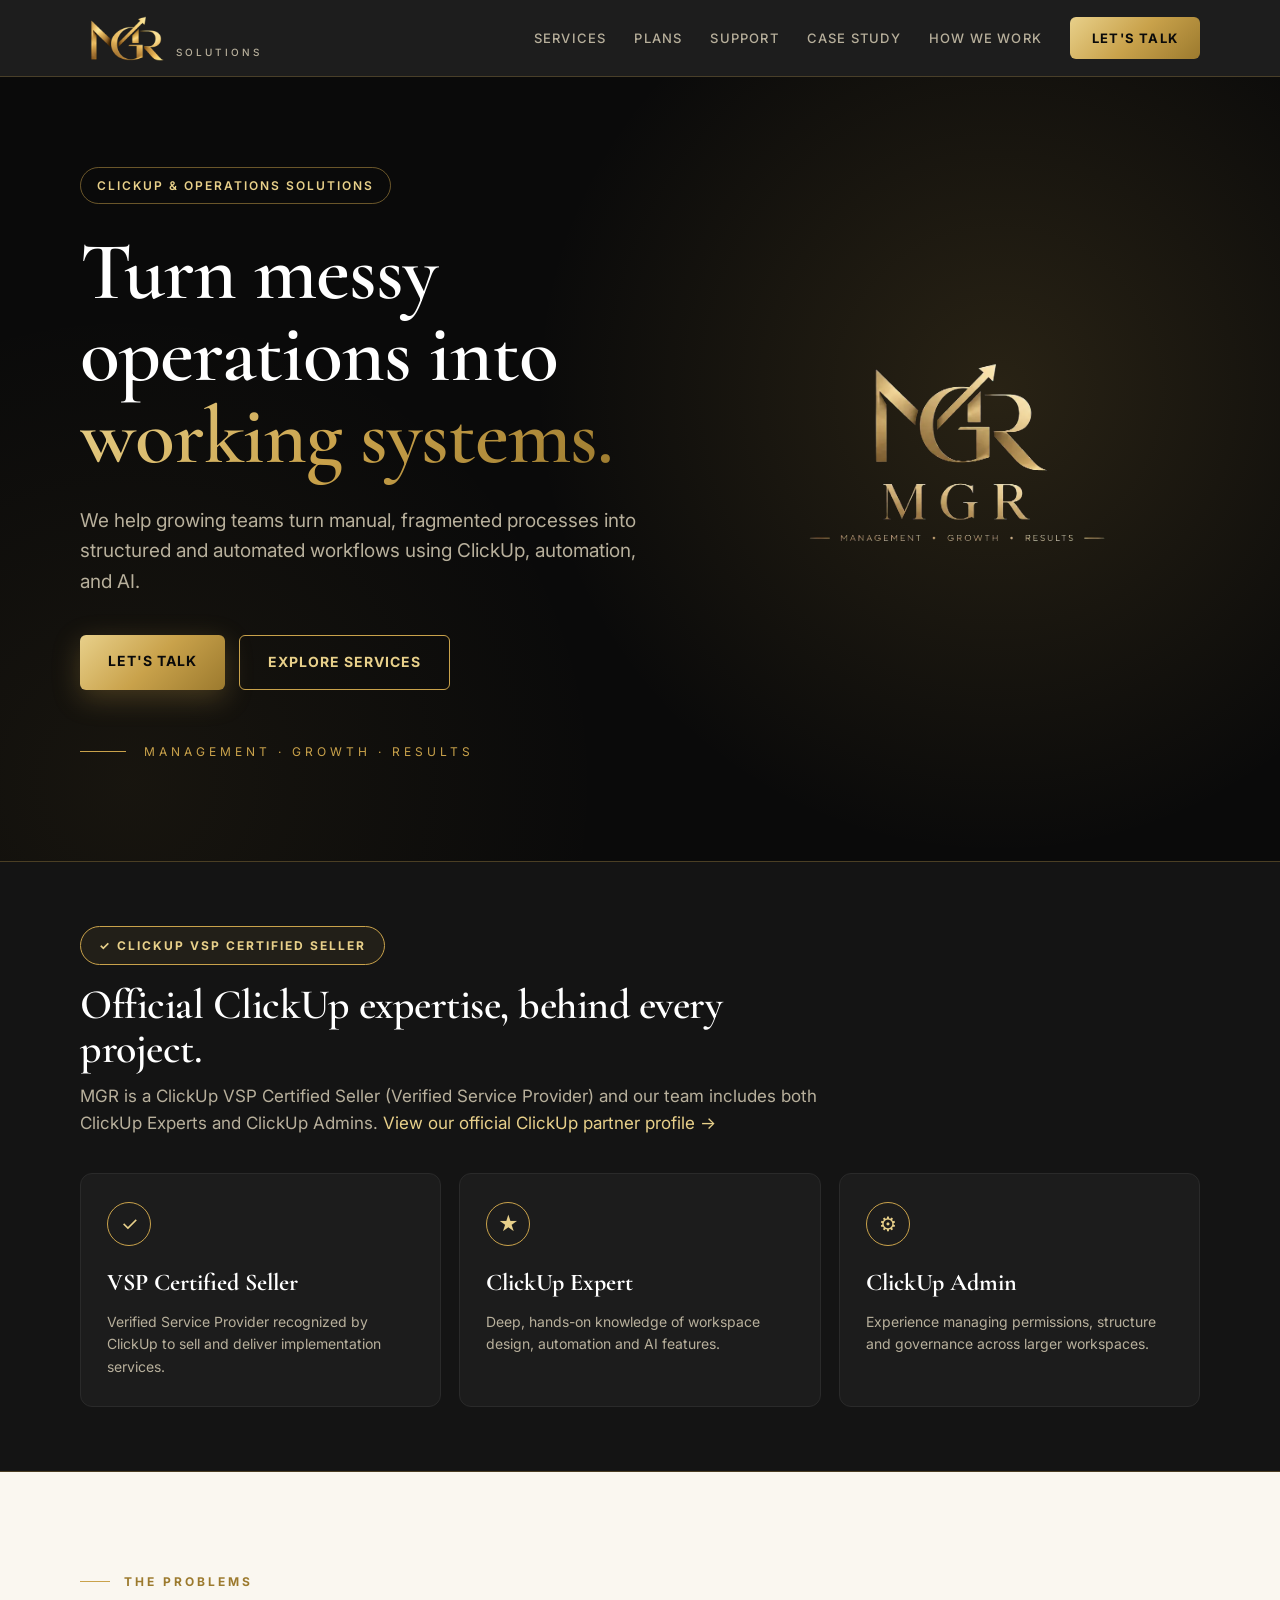
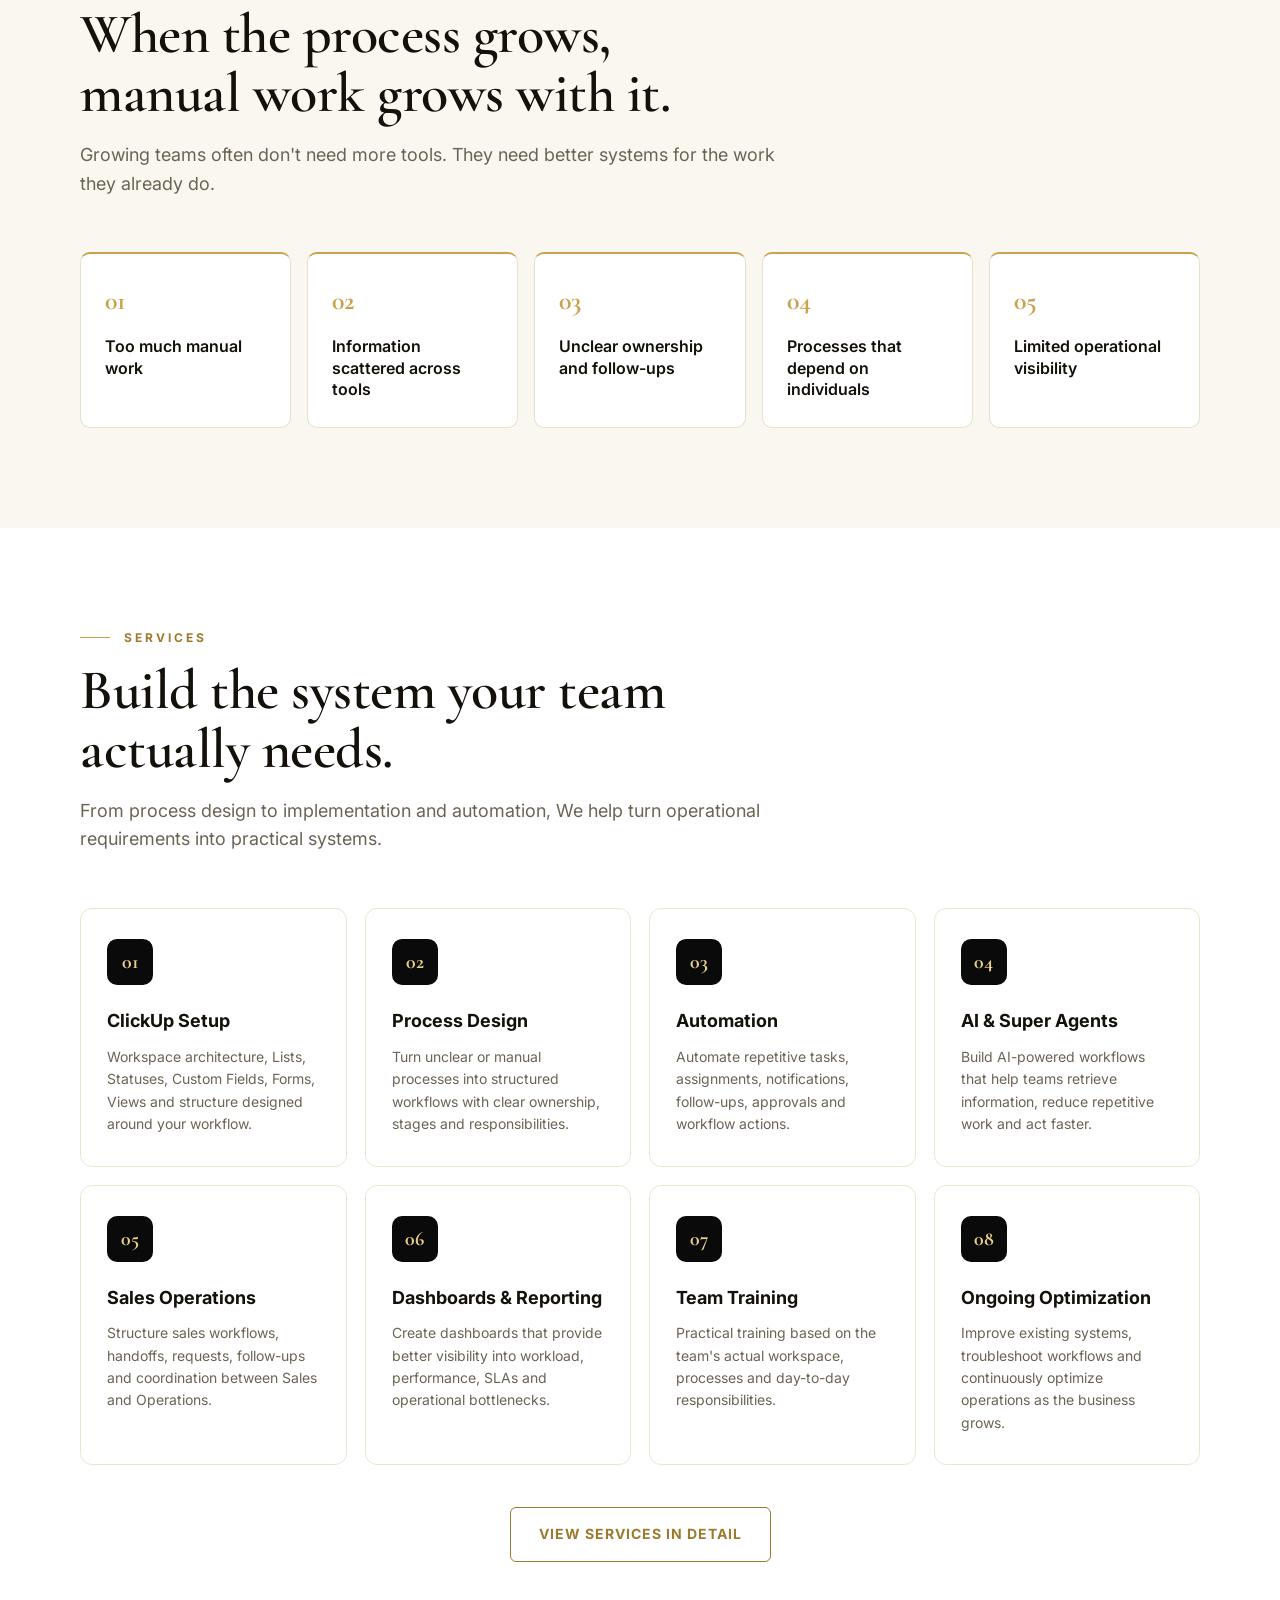
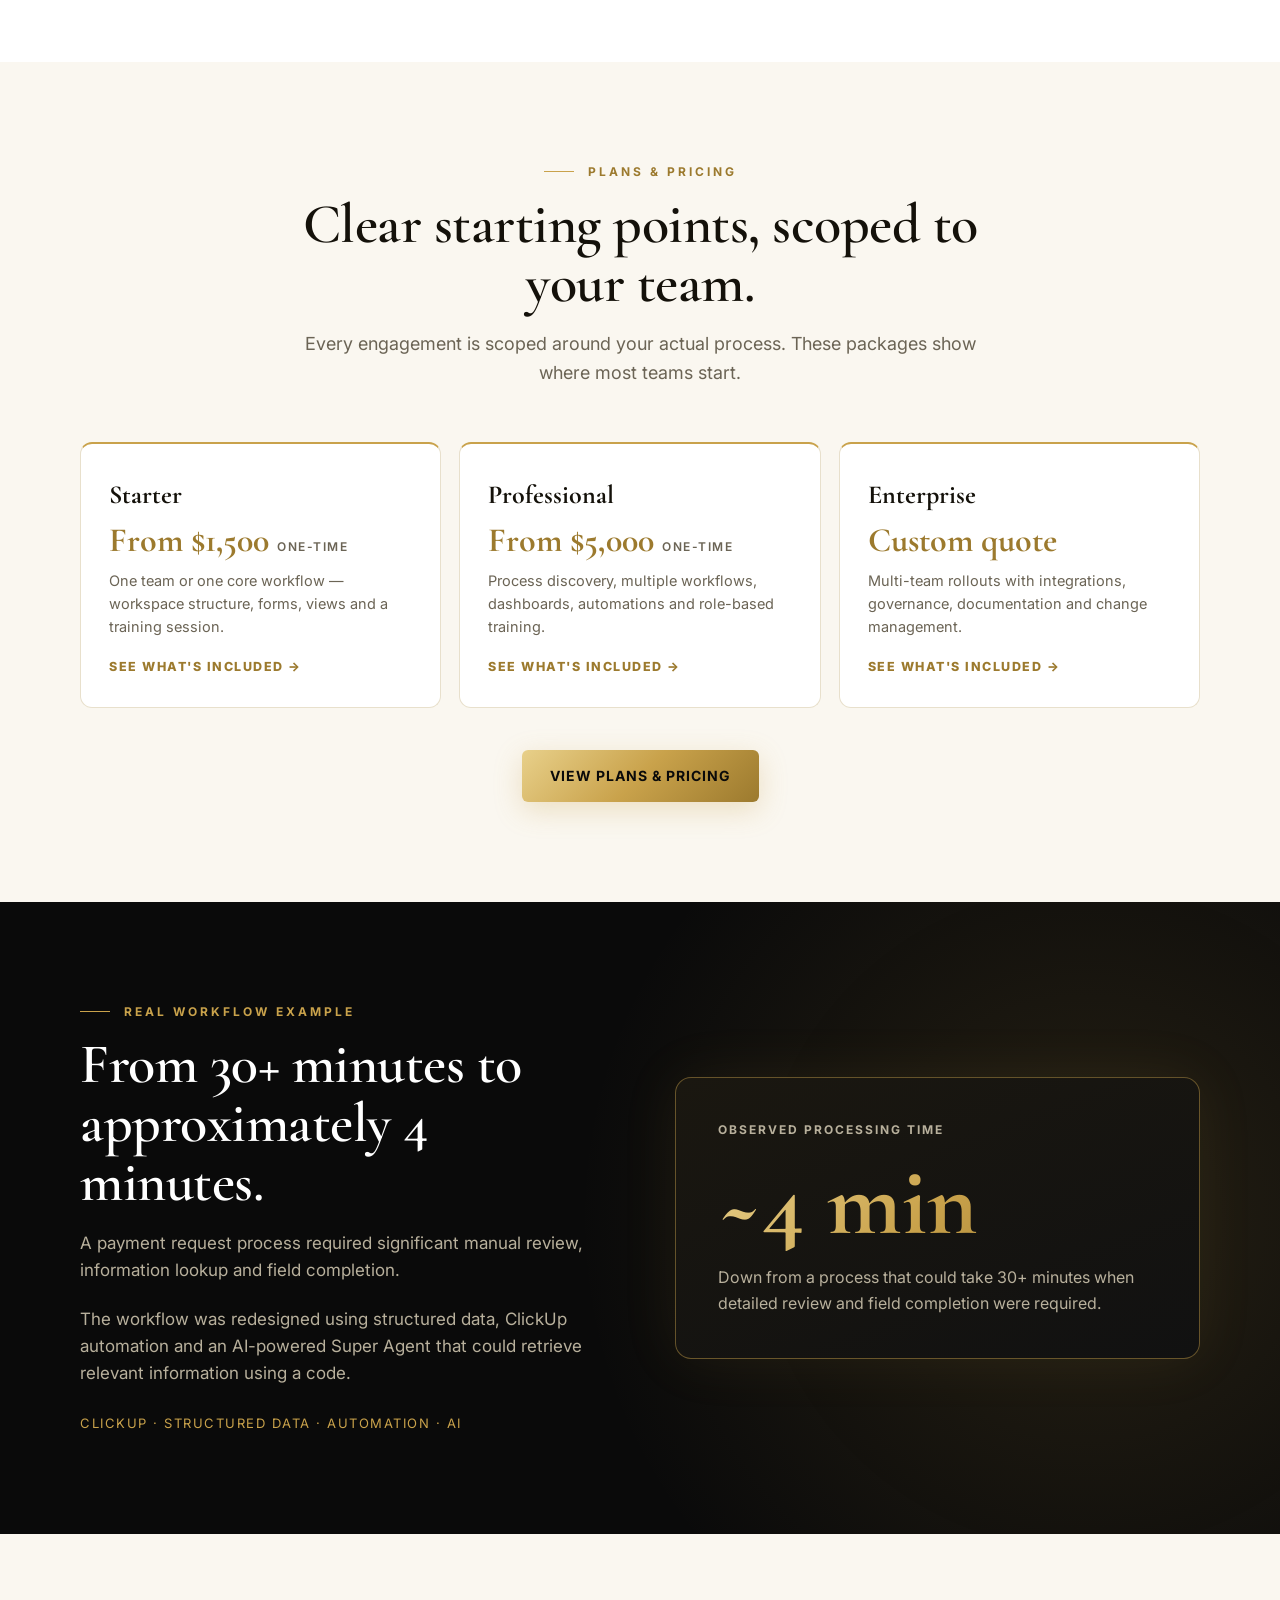
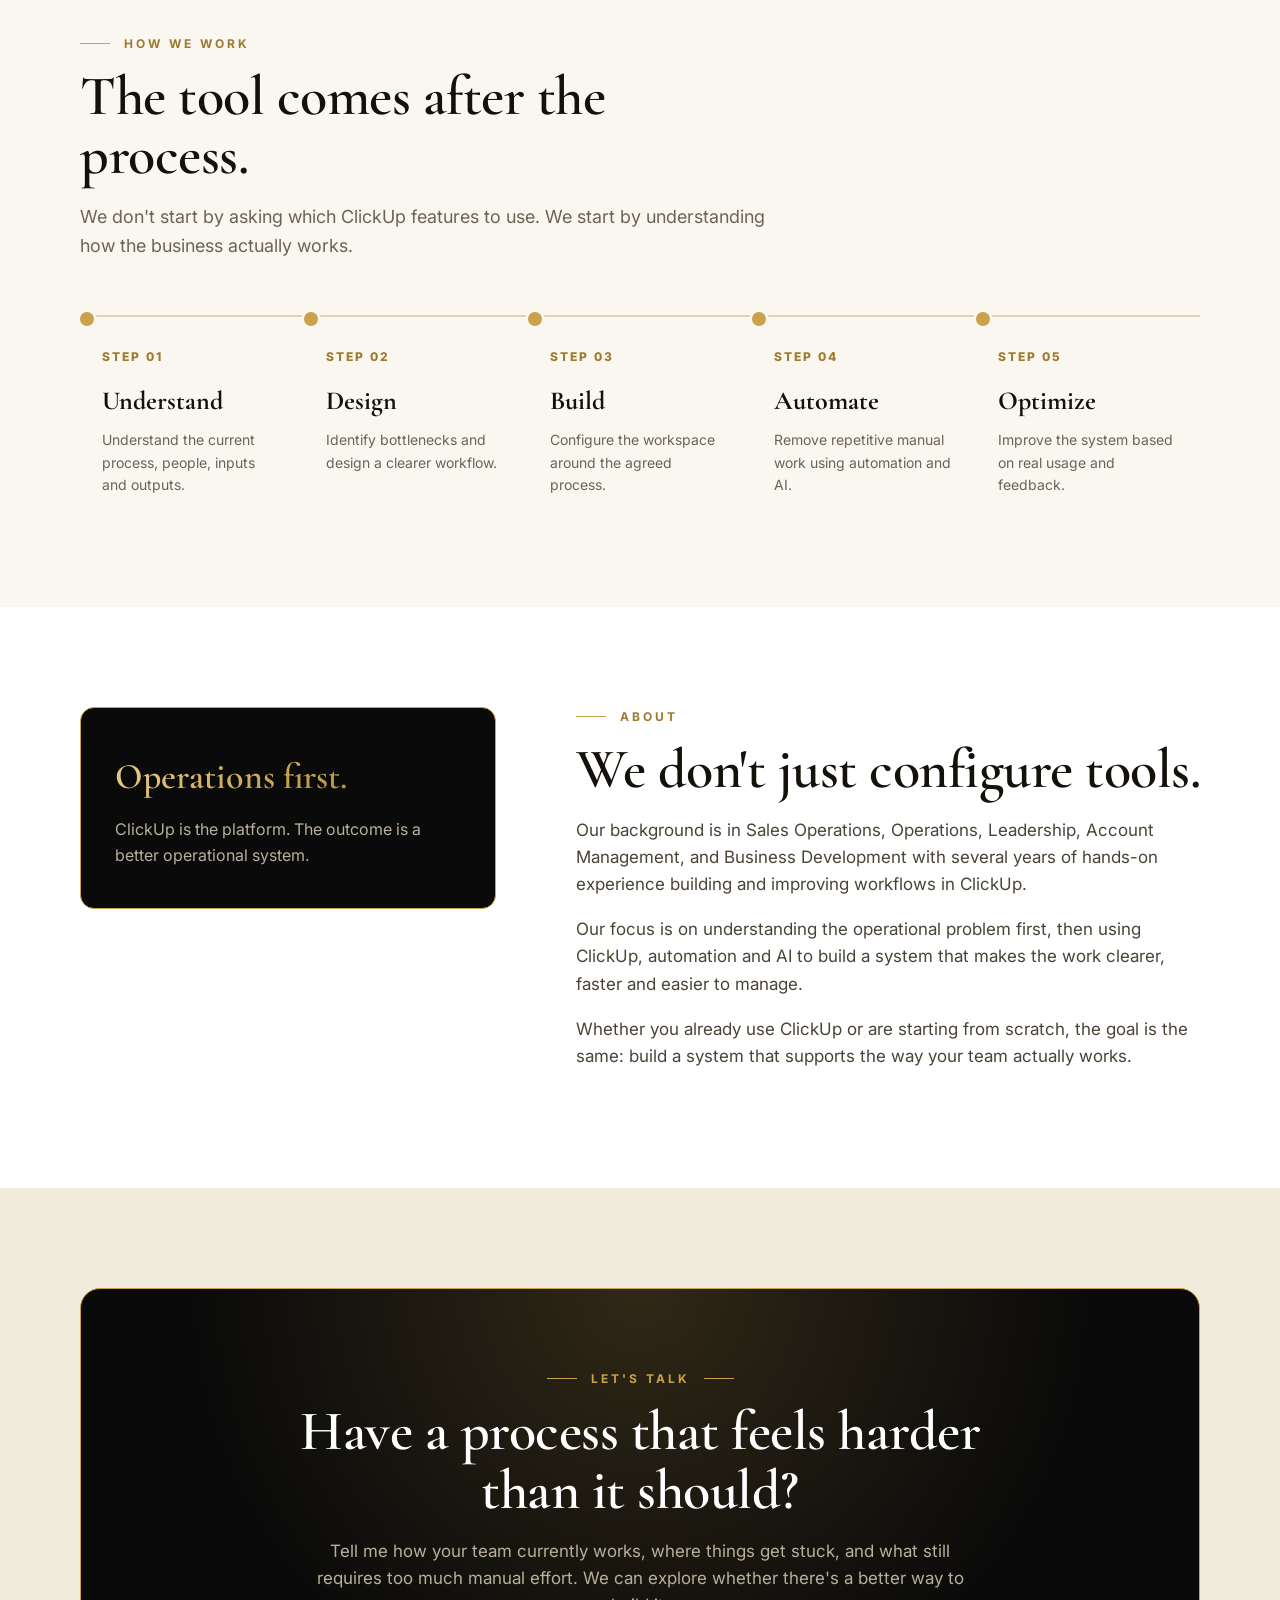
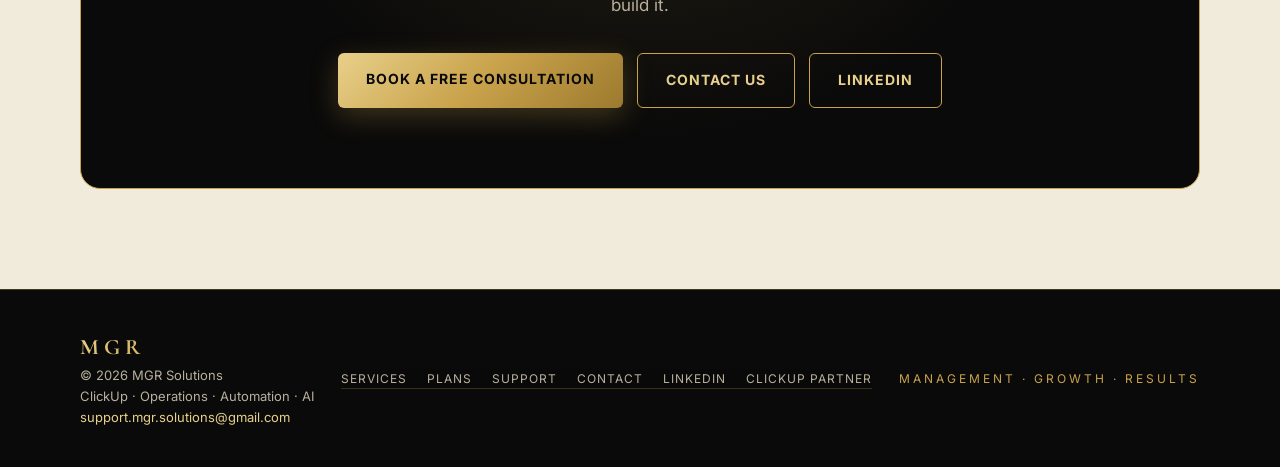
<file: index.html>
<!DOCTYPE html>
<html lang="en">
<head>
  <meta charset="UTF-8">
  <meta name="viewport" content="width=device-width, initial-scale=1.0">

  <title>MGR | ClickUp & Operations Solutions</title>
  <meta name="description" content="MGR — Management · Growth · Results. We turn manual and fragmented processes into structured, automated workflows using ClickUp, automation, and AI.">
  <meta name="theme-color" content="#0a0a0a">
  <meta name="author" content="MGR Solutions">

  <link rel="canonical" href="https://mgr-operations.github.io/">
  <meta name="google-site-verification" content="6rIG_R-K0eOKCQrbbVBXYMDTOOjK5aG7Aj3llMGMLXM" />

  <!-- Social sharing -->
  <meta property="og:type" content="website">
  <meta property="og:site_name" content="MGR Solutions">
  <meta property="og:locale" content="en_US">
  <meta property="og:title" content="MGR | ClickUp &amp; Operations Solutions">
  <meta property="og:description" content="Management · Growth · Results. Turn messy operations into working systems with ClickUp, automation and AI.">
  <meta property="og:url" content="https://mgr-operations.github.io/">
  <meta property="og:image" content="https://mgr-operations.github.io/og-image.jpg">
  <meta property="og:image:width" content="1200">
  <meta property="og:image:height" content="630">
  <meta property="og:image:alt" content="MGR Solutions — Management · Growth · Results">
  <meta name="twitter:card" content="summary_large_image">
  <meta name="twitter:title" content="MGR | ClickUp &amp; Operations Solutions">
  <meta name="twitter:description" content="Management · Growth · Results. Turn messy operations into working systems with ClickUp, automation and AI.">
  <meta name="twitter:image" content="https://mgr-operations.github.io/og-image.jpg">
  <meta name="twitter:image:alt" content="MGR Solutions — Management · Growth · Results">

  <!-- Favicon (MGR gold monogram) -->
  <link rel="icon" type="image/png" href="favicon.png?v=3">
  <link rel="shortcut icon" href="favicon.png?v=3">
  <link rel="apple-touch-icon" href="favicon.png?v=3">

  <!-- Fonts -->
  <link rel="preconnect" href="https://fonts.googleapis.com">
  <link rel="preconnect" href="https://fonts.gstatic.com" crossorigin>
  <link href="https://fonts.googleapis.com/css2?family=Cormorant+Garamond:wght@500;600;700&family=Inter:wght@400;500;600;700;800&display=swap" rel="stylesheet">

  <!-- Shared styles (used by every page) -->
  <link rel="stylesheet" href="styles.css?v=5">

  <!-- Structured data: organisation identity (one definition site-wide) -->
  <script type="application/ld+json">
  {
    "@context": "https://schema.org",
    "@type": "Organization",
    "@id": "https://mgr-operations.github.io/#organization",
    "name": "MGR Solutions",
    "alternateName": "MGR — Management · Growth · Results",
    "url": "https://mgr-operations.github.io/",
    "logo": "https://mgr-operations.github.io/Logo.png",
    "email": "support.mgr.solutions@gmail.com",
    "description": "ClickUp and operations consultancy: process design, workspace implementation, automation and ongoing optimization.",
    "knowsAbout": [
      "ClickUp implementation",
      "Process design and SOPs",
      "Workflow automation",
      "AI agents for operations",
      "Sales operations",
      "Dashboards and reporting"
    ],
    "contactPoint": [
      {
        "@type": "ContactPoint",
        "contactType": "sales",
        "email": "support.mgr.solutions@gmail.com",
        "availableLanguage": "en"
      }
    ],
    "sameAs": [
      "https://www.linkedin.com/company/mgr-ops/",
      "https://clickup.com/partners/vsp/mgr-operations-solutions"
    ]
  }
  </script>
</head>

<body>

  <!-- NAVIGATION -->
  <nav>
    <div class="container nav-inner">

      <a href="index.html" class="logo" aria-label="MGR Solutions home">
        <span class="logo-stack">
          <img class="logo-monogram" src="logo-monogram.png" alt="" width="92" height="45">
          <span class="logo-sub">Solutions</span>
        </span>
      </a>

      <input type="checkbox" id="nav-toggle" class="nav-toggle" aria-label="Toggle navigation menu">
      <label for="nav-toggle" class="nav-toggle-label" aria-hidden="true"><span></span><span></span><span></span></label>

      <div class="nav-links">
        <a href="services.html">Services</a>
        <a href="plans.html">Plans</a>
        <a href="support.html">Support</a>
        <a href="#case-study">Case Study</a>
        <a href="#process">How We Work</a>
        <a href="#contact" class="nav-button">Let's Talk</a>
      </div>

    </div>
  </nav>


  <!-- HERO -->
  <header class="hero">
    <div class="container">
      <div class="hero-grid">

        <div class="hero-content">

          <div class="eyebrow">ClickUp & Operations Solutions</div>

          <h1>
            Turn messy operations into
            <span class="gold-text">working systems.</span>
          </h1>

          <p class="hero-text">
            We help growing teams turn manual, fragmented processes into
            structured and automated workflows using ClickUp, automation,
            and AI.
          </p>

          <div class="buttons">
            <a href="#contact" class="button button-primary">Let's Talk</a>
            <a href="services.html" class="button button-secondary">Explore Services</a>
          </div>

          <div class="hero-tagline">Management · Growth · Results</div>

        </div>

        <!-- Hero logo: logo-hero.webp (1120x747, ~16 KB). The full-size
             Logo.png stays in the repository for the schema.org logo and as
             the source for regenerating this file. The text fallback below
             shows if the image cannot load. -->
        <div class="logo-visual">
          <img
            src="logo-hero.webp"
            alt="MGR — Management, Growth, Results"
            width="1120"
            height="747"
            fetchpriority="high"
            onerror="this.parentNode.classList.add('no-img')">
          <div class="logo-fallback">
            <div class="big">MGR</div>
            <div class="tag">Management · Growth · Results</div>
          </div>
        </div>

      </div>
    </div>
  </header>


<!-- CREDENTIALS -->
<section class="credentials" aria-label="ClickUp credentials">
  <div class="container">

    <div class="credentials-head">
      <div class="credentials-badge">✓ ClickUp VSP Certified Seller</div>

      <h2>Official ClickUp expertise, behind every project.</h2>

      <p>
        MGR is a ClickUp VSP Certified Seller (Verified Service Provider)
        and our team includes both ClickUp Experts and ClickUp Admins.
        <a class="footer-email" href="https://clickup.com/partners/vsp/mgr-operations-solutions" target="_blank" rel="noopener">View our official ClickUp partner profile &rarr;</a>
      </p>
    </div>

    <div class="credentials-grid">

      <div class="credential">
        <div class="credential-icon">✓</div>
        <h3>VSP Certified Seller</h3>
        <p>Verified Service Provider recognized by ClickUp to sell and deliver implementation services.</p>
      </div>

      <div class="credential">
        <div class="credential-icon">★</div>
        <h3>ClickUp Expert</h3>
        <p>Deep, hands-on knowledge of workspace design, automation and AI features.</p>
      </div>

      <div class="credential">
        <div class="credential-icon">⚙</div>
        <h3>ClickUp Admin</h3>
        <p>Experience managing permissions, structure and governance across larger workspaces.</p>
      </div>

    </div>

  </div>
</section>

  <!-- PROBLEMS -->
  <section class="problems">
    <div class="container">

      <div class="section-header">
        <div class="section-label">The problems</div>
        <h2>When the process grows, manual work grows with it.</h2>
        <p class="section-description">
          Growing teams often don't need more tools.
          They need better systems for the work they already do.
        </p>
      </div>

      <div class="problem-grid">
        <div class="problem">
          <div class="problem-number">01</div>
          <h3>Too much manual work</h3>
        </div>
        <div class="problem">
          <div class="problem-number">02</div>
          <h3>Information scattered across tools</h3>
        </div>
        <div class="problem">
          <div class="problem-number">03</div>
          <h3>Unclear ownership and follow-ups</h3>
        </div>
        <div class="problem">
          <div class="problem-number">04</div>
          <h3>Processes that depend on individuals</h3>
        </div>
        <div class="problem">
          <div class="problem-number">05</div>
          <h3>Limited operational visibility</h3>
        </div>
      </div>

    </div>
  </section>


  <!-- SERVICES -->
  <section id="services">
    <div class="container">

      <div class="section-header">
        <div class="section-label">Services</div>
        <h2>Build the system your team actually needs.</h2>
        <p class="section-description">
          From process design to implementation and automation,
          We help turn operational requirements into practical systems.
        </p>
      </div>

      <div class="services-grid">

        <div class="service">
          <div class="service-icon">01</div>
          <h3>ClickUp Setup</h3>
          <p>Workspace architecture, Lists, Statuses, Custom Fields, Forms, Views and structure designed around your workflow.</p>
        </div>

        <div class="service">
          <div class="service-icon">02</div>
          <h3>Process Design</h3>
          <p>Turn unclear or manual processes into structured workflows with clear ownership, stages and responsibilities.</p>
        </div>

        <div class="service">
          <div class="service-icon">03</div>
          <h3>Automation</h3>
          <p>Automate repetitive tasks, assignments, notifications, follow-ups, approvals and workflow actions.</p>
        </div>

        <div class="service">
          <div class="service-icon">04</div>
          <h3>AI & Super Agents</h3>
          <p>Build AI-powered workflows that help teams retrieve information, reduce repetitive work and act faster.</p>
        </div>

        <div class="service">
          <div class="service-icon">05</div>
          <h3>Sales Operations</h3>
          <p>Structure sales workflows, handoffs, requests, follow-ups and coordination between Sales and Operations.</p>
        </div>

        <div class="service">
          <div class="service-icon">06</div>
          <h3>Dashboards & Reporting</h3>
          <p>Create dashboards that provide better visibility into workload, performance, SLAs and operational bottlenecks.</p>
        </div>

        <div class="service">
          <div class="service-icon">07</div>
          <h3>Team Training</h3>
          <p>Practical training based on the team's actual workspace, processes and day-to-day responsibilities.</p>
        </div>

        <div class="service">
          <div class="service-icon">08</div>
          <h3>Ongoing Optimization</h3>
          <p>Improve existing systems, troubleshoot workflows and continuously optimize operations as the business grows.</p>
        </div>

      </div>

      <div class="buttons center" style="margin-top: 42px;">
        <a href="services.html" class="button button-secondary" style="color: var(--gold-dark); border-color: var(--gold-dark);">View services in detail</a>
      </div>

    </div>
  </section>


  <!-- PLANS TEASER -->
  <section class="plans-teaser">
    <div class="container">

      <div class="section-header center">
        <div class="section-label">Plans & pricing</div>
        <h2>Clear starting points, scoped to your team.</h2>
        <p class="section-description">
          Every engagement is scoped around your actual process.
          These packages show where most teams start.
        </p>
      </div>

      <div class="teaser-grid">

        <div class="teaser-card">
          <div class="teaser-name">Starter</div>
          <div class="teaser-price">From $1,500 <small>one-time</small></div>
          <p class="teaser-desc">One team or one core workflow — workspace structure, forms, views and a training session.</p>
          <a class="teaser-link" href="plans.html">See what's included →</a>
        </div>

        <div class="teaser-card">
          <div class="teaser-name">Professional</div>
          <div class="teaser-price">From $5,000 <small>one-time</small></div>
          <p class="teaser-desc">Process discovery, multiple workflows, dashboards, automations and role-based training.</p>
          <a class="teaser-link" href="plans.html">See what's included →</a>
        </div>

        <div class="teaser-card">
          <div class="teaser-name">Enterprise</div>
          <div class="teaser-price">Custom quote</div>
          <p class="teaser-desc">Multi-team rollouts with integrations, governance, documentation and change management.</p>
          <a class="teaser-link" href="plans.html">See what's included →</a>
        </div>

      </div>

      <div class="buttons center" style="margin-top: 42px;">
        <a href="plans.html" class="button button-primary">View plans & pricing</a>
      </div>

    </div>
  </section>


  <!-- CASE STUDY -->
  <section id="case-study" class="case-study">
    <div class="container">
      <div class="case-grid">

        <div>
          <div class="section-label">Real workflow example</div>

          <h2>From 30+ minutes to approximately 4 minutes.</h2>

          <p class="case-description">
            A payment request process required significant manual
            review, information lookup and field completion.
          </p>

          <p class="case-description">
            The workflow was redesigned using structured data,
            ClickUp automation and an AI-powered Super Agent
            that could retrieve relevant information using a code.
          </p>

          <div class="case-tools">ClickUp · Structured Data · Automation · AI</div>
        </div>

        <div class="case-result">
          <div class="result-label">Observed processing time</div>
          <div class="result-number">~4 min</div>
          <p class="result-text">
            Down from a process that could take 30+ minutes
            when detailed review and field completion were required.
          </p>
        </div>

      </div>
    </div>
  </section>


  <!-- PROCESS -->
  <section id="process" class="process">
    <div class="container">

      <div class="section-header">
        <div class="section-label">How We work</div>
        <h2>The tool comes after the process.</h2>
        <p class="section-description">
          We don't start by asking which ClickUp features to use.
          We start by understanding how the business actually works.
        </p>
      </div>

      <div class="process-grid">

        <div class="process-step">
          <div class="step-number">STEP 01</div>
          <h3>Understand</h3>
          <p>Understand the current process, people, inputs and outputs.</p>
        </div>

        <div class="process-step">
          <div class="step-number">STEP 02</div>
          <h3>Design</h3>
          <p>Identify bottlenecks and design a clearer workflow.</p>
        </div>

        <div class="process-step">
          <div class="step-number">STEP 03</div>
          <h3>Build</h3>
          <p>Configure the workspace around the agreed process.</p>
        </div>

        <div class="process-step">
          <div class="step-number">STEP 04</div>
          <h3>Automate</h3>
          <p>Remove repetitive manual work using automation and AI.</p>
        </div>

        <div class="process-step">
          <div class="step-number">STEP 05</div>
          <h3>Optimize</h3>
          <p>Improve the system based on real usage and feedback.</p>
        </div>

      </div>

    </div>
  </section>


  <!-- ABOUT -->
  <section>
    <div class="container">
      <div class="about-grid">

        <div class="about-box">
          <h3>Operations first.</h3>
          <p>ClickUp is the platform. The outcome is a better operational system.</p>
        </div>

        <div class="about-text">
          <div class="section-label">About</div>

          <h2>We don't just configure tools.</h2>

          <p>
            Our background is in Sales Operations, Operations, Leadership, Account Management, and Business Development 
            with several years of hands-on experience building and improving
            workflows in ClickUp.
          </p>

          <p>
            Our focus is on understanding the operational problem first,
            then using ClickUp, automation and AI to build a system that
            makes the work clearer, faster and easier to manage.
          </p>

          <p>
            Whether you already use ClickUp or are starting from scratch,
            the goal is the same: build a system that supports the way
            your team actually works.
          </p>
        </div>

      </div>
    </div>
  </section>


  <!-- CTA -->
  <section id="contact" class="cta">
    <div class="container">
      <div class="cta-box">

        <div class="section-label">Let's talk</div>

        <h2>Have a process that feels harder than it should?</h2>

        <p>
          Tell me how your team currently works, where things get stuck,
          and what still requires too much manual effort.
          We can explore whether there's a better way to build it.
        </p>

        <div class="buttons center">
          <a
            href="https://calendar.app.google/kSTQg4EKwsXCZoSx8"
            target="_blank"
            rel="noopener"
            class="button button-primary">
            Book a Free Consultation
          </a>
          <a
            href="mailto:support.mgr.solutions@gmail.com?subject=Enquiry%20-%20MGR%20Solutions"
            class="button button-secondary">
            Contact Us
          </a>
          <a
            href="https://www.linkedin.com/company/mgr-ops/home/?viewAsMember=true"
            target="_blank"
            rel="noopener"
            class="button button-secondary">
            LinkedIn
          </a>
        </div>

      </div>
    </div>
  </section>


  <!-- FOOTER -->
  <footer>
    <div class="container footer-inner">
      <div>
        <div class="footer-brand">MGR</div>
        <div>© 2026 MGR Solutions</div>
        <div>ClickUp · Operations · Automation · AI</div>
        <div><a class="footer-email" href="mailto:support.mgr.solutions@gmail.com">support.mgr.solutions@gmail.com</a></div>
      </div>

      <nav class="footer-links" aria-label="Footer">
        <a href="services.html">Services</a>
        <a href="plans.html">Plans</a>
        <a href="support.html">Support</a>
        <a href="#contact">Contact</a>
        <a href="https://www.linkedin.com/company/mgr-ops/home/?viewAsMember=true" target="_blank" rel="noopener">LinkedIn</a>
        <a href="https://clickup.com/partners/vsp/mgr-operations-solutions" target="_blank" rel="noopener">ClickUp Partner</a>
      </nav>

      <div class="footer-tagline">Management · Growth · Results</div>
    </div>
  </footer>

</body>
</html>
</file>
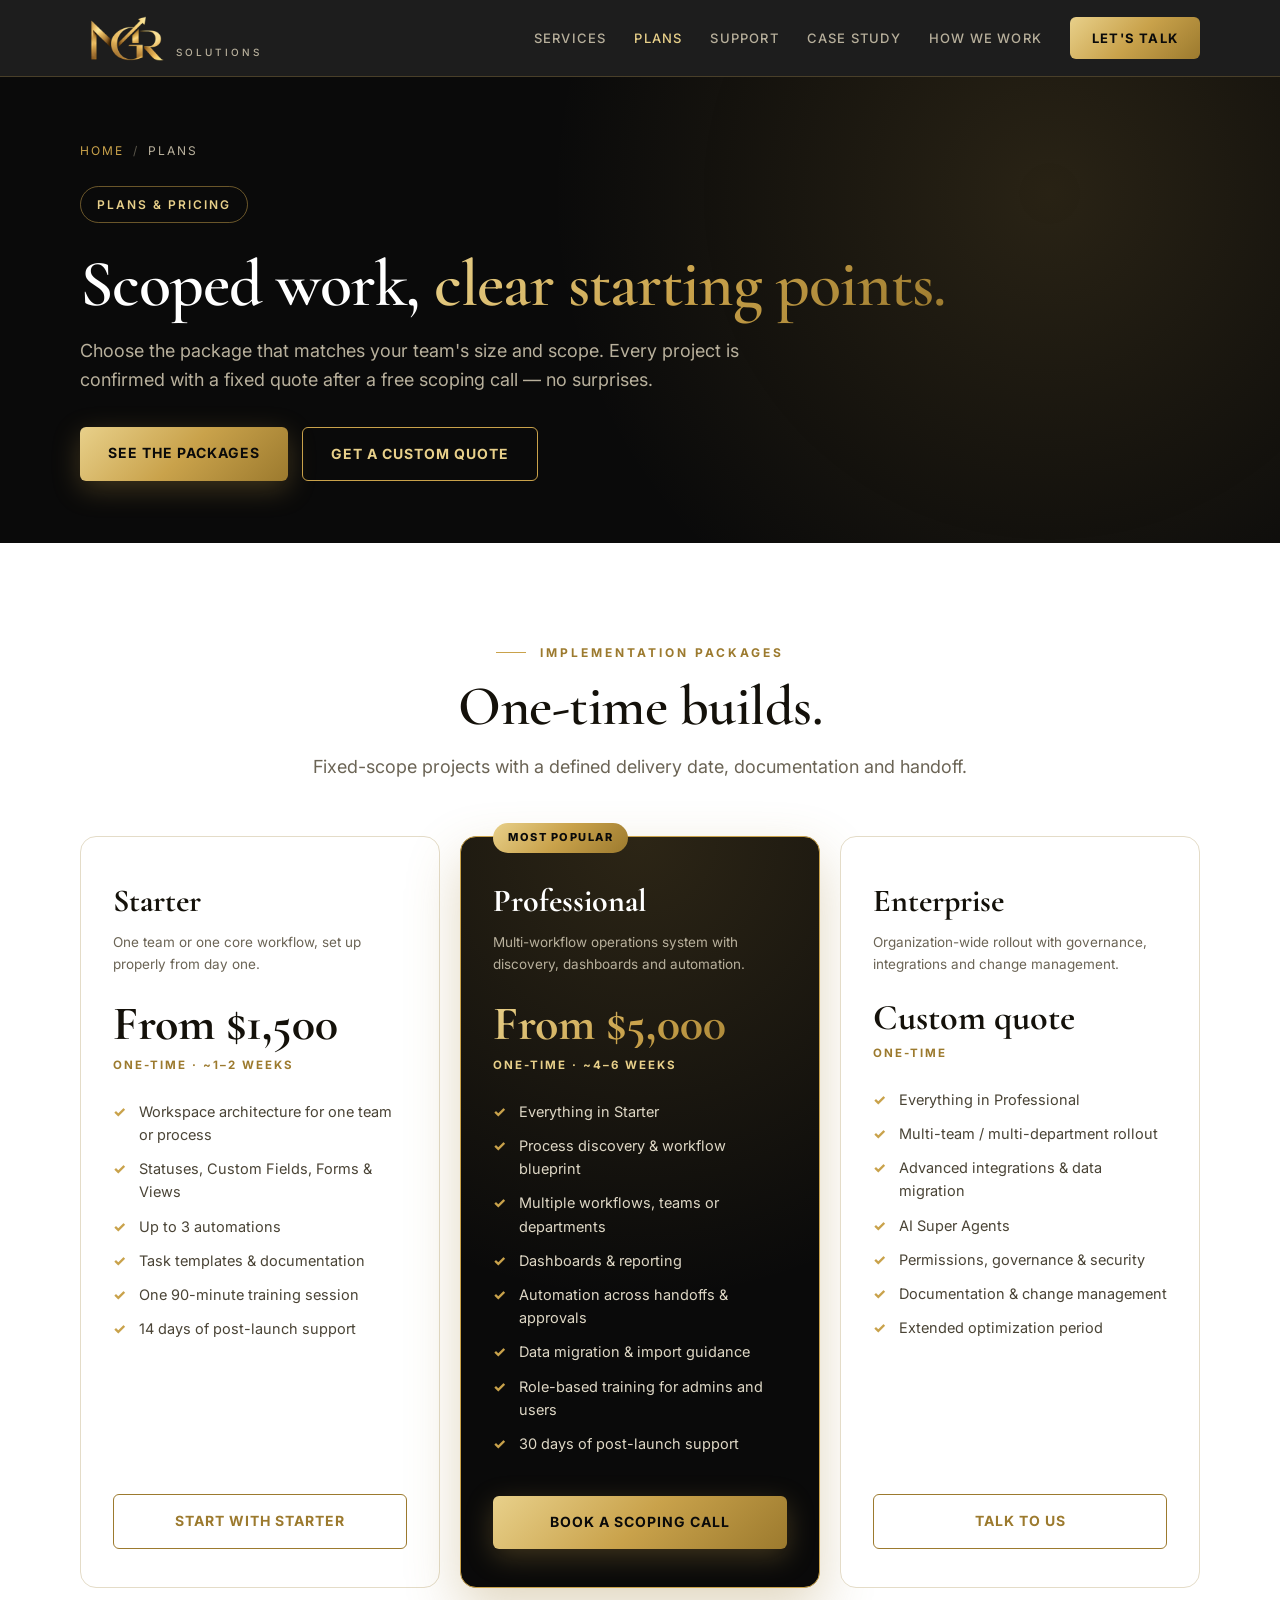
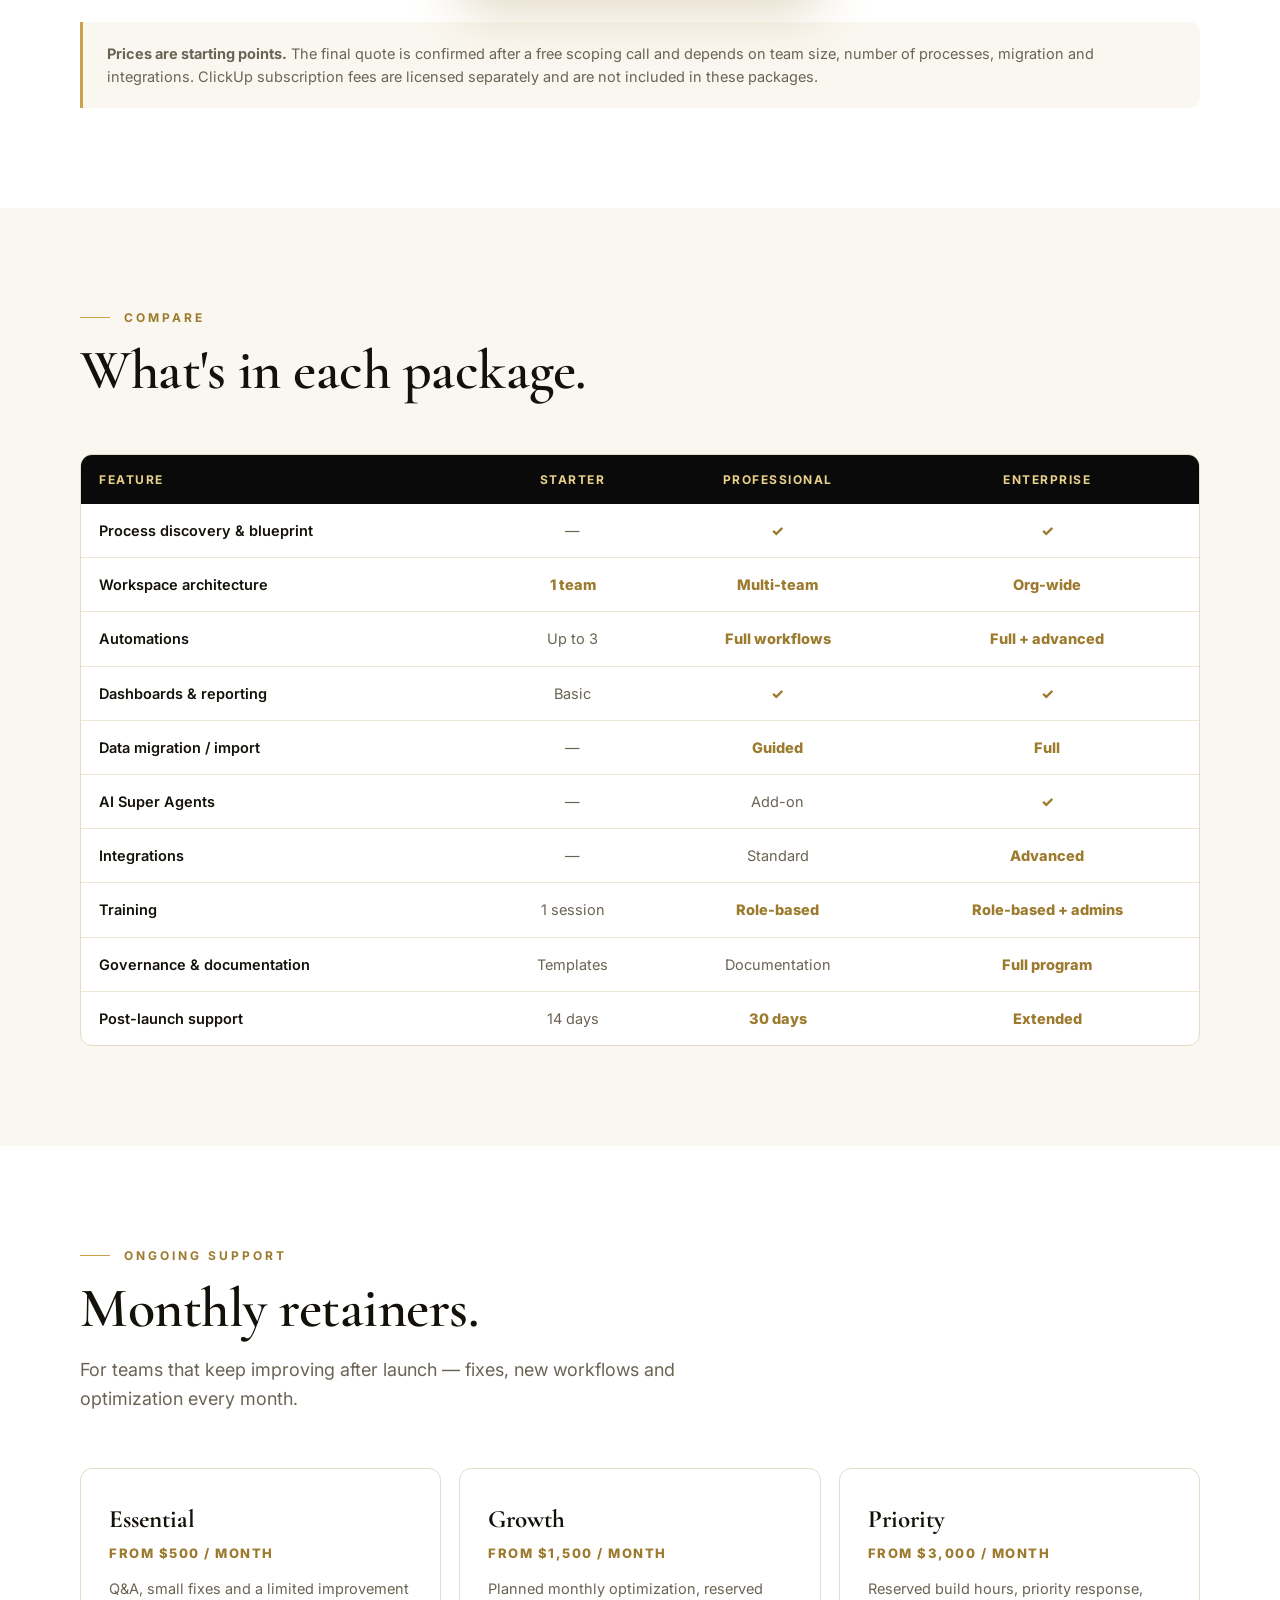
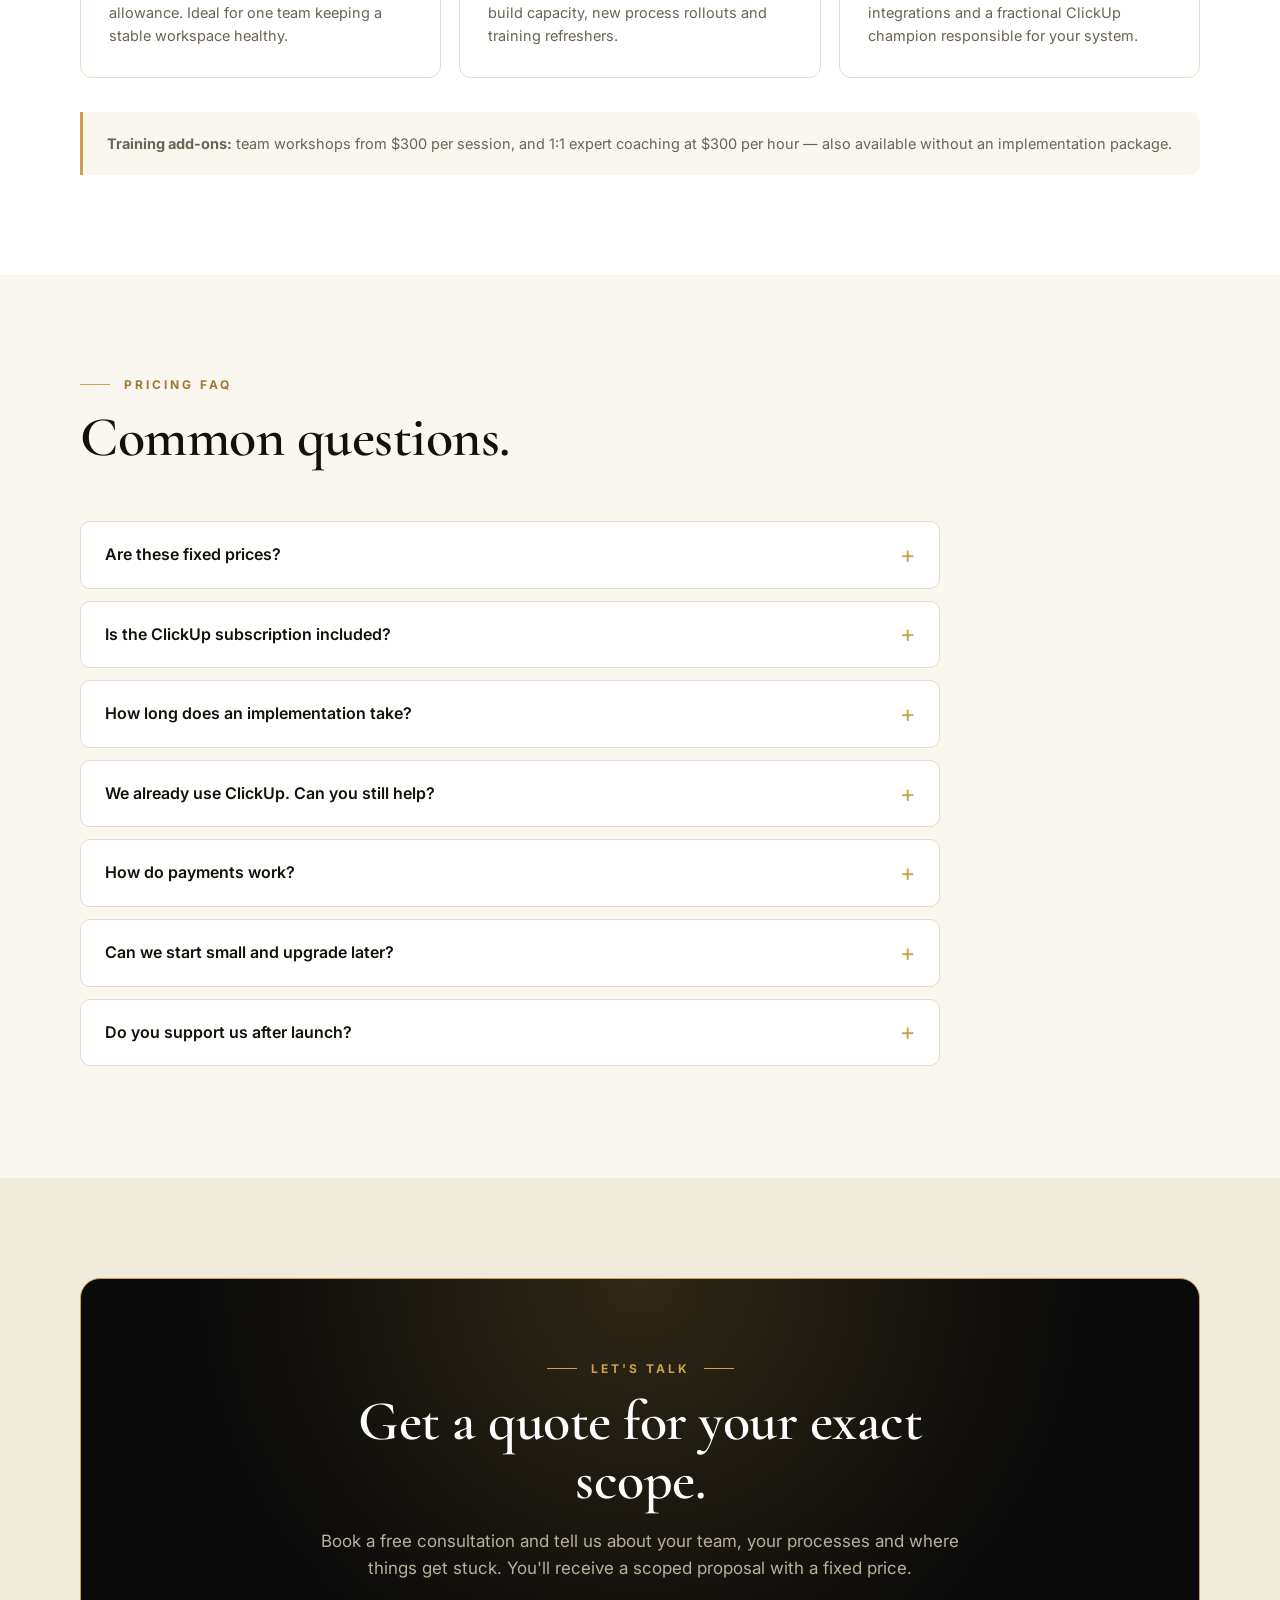
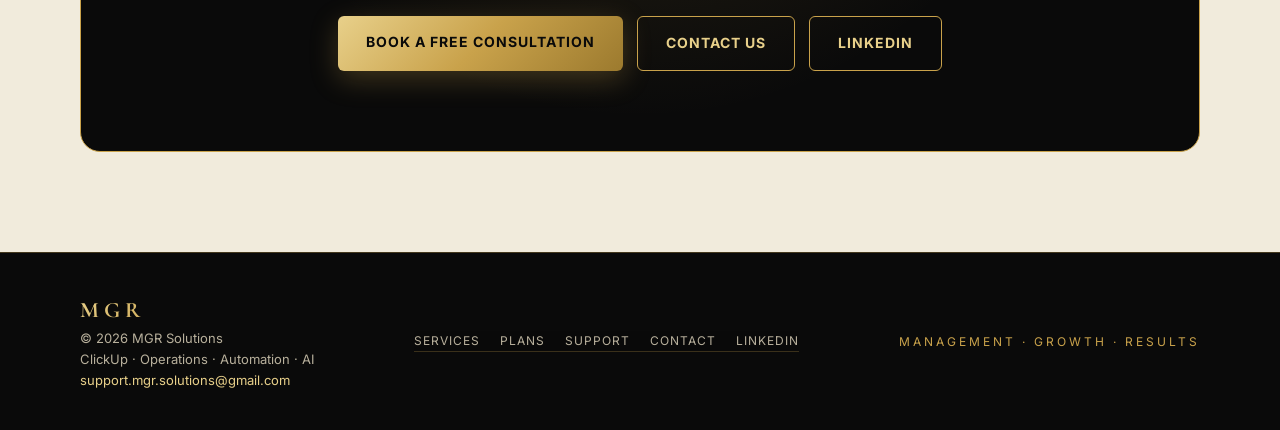
<file: plans.html>
<!DOCTYPE html>
<html lang="en">
<head>
  <meta charset="UTF-8">
  <meta name="viewport" content="width=device-width, initial-scale=1.0">

  <title>Plans & Pricing | MGR ClickUp & Operations Solutions</title>
  <meta name="description" content="Scoped ClickUp implementation packages and monthly support retainers from MGR — Starter, Professional and Enterprise plans with clear starting prices.">
  <meta name="theme-color" content="#0a0a0a">
  <meta name="author" content="MGR Solutions">

  <link rel="canonical" href="https://mgr-operations.github.io/plans.html">
  <meta name="google-site-verification" content="6rIG_R-K0eOKCQrbbVBXYMDTOOjK5aG7Aj3llMGMLXM" />

  <meta property="og:type" content="website">
  <meta property="og:site_name" content="MGR Solutions">
  <meta property="og:locale" content="en_US">
  <meta property="og:title" content="Plans &amp; Pricing | MGR ClickUp &amp; Operations Solutions">
  <meta property="og:description" content="Clear starting points for ClickUp implementation and ongoing optimization, scoped to your team.">
  <meta property="og:url" content="https://mgr-operations.github.io/plans.html">
  <meta property="og:image" content="https://mgr-operations.github.io/og-image.jpg">
  <meta property="og:image:width" content="1200">
  <meta property="og:image:height" content="630">
  <meta property="og:image:alt" content="MGR Solutions — Management · Growth · Results">
  <meta name="twitter:card" content="summary_large_image">
  <meta name="twitter:title" content="Plans &amp; Pricing | MGR ClickUp &amp; Operations Solutions">
  <meta name="twitter:description" content="Clear starting points for ClickUp implementation and ongoing optimization, scoped to your team.">
  <meta name="twitter:image" content="https://mgr-operations.github.io/og-image.jpg">
  <meta name="twitter:image:alt" content="MGR Solutions — Management · Growth · Results">

  <link rel="icon" type="image/png" href="favicon.png?v=3">
  <link rel="shortcut icon" href="favicon.png?v=3">
  <link rel="apple-touch-icon" href="favicon.png?v=3">

  <link rel="preconnect" href="https://fonts.googleapis.com">
  <link rel="preconnect" href="https://fonts.gstatic.com" crossorigin>
  <link href="https://fonts.googleapis.com/css2?family=Cormorant+Garamond:wght@500;600;700&family=Inter:wght@400;500;600;700;800&display=swap" rel="stylesheet">

  <link rel="stylesheet" href="styles.css?v=5">

  <!-- Structured data: page breadcrumb (packages themselves are services, not products) -->
  <script type="application/ld+json">
  {
    "@context": "https://schema.org",
    "@type": "BreadcrumbList",
    "itemListElement": [
      { "@type": "ListItem", "position": 1, "name": "MGR Solutions", "item": "https://mgr-operations.github.io/" },
      { "@type": "ListItem", "position": 2, "name": "Plans & Pricing", "item": "https://mgr-operations.github.io/plans.html" }
    ]
  }
  </script>
</head>

<body>

  <!-- NAVIGATION -->
  <nav>
    <div class="container nav-inner">

      <a href="index.html" class="logo" aria-label="MGR Solutions home">
        <span class="logo-stack">
          <img class="logo-monogram" src="logo-monogram.png" alt="" width="92" height="45">
          <span class="logo-sub">Solutions</span>
        </span>
      </a>

      <input type="checkbox" id="nav-toggle" class="nav-toggle" aria-label="Toggle navigation menu">
      <label for="nav-toggle" class="nav-toggle-label" aria-hidden="true"><span></span><span></span><span></span></label>

      <div class="nav-links">
        <a href="services.html">Services</a>
        <a href="plans.html" class="active">Plans</a>
        <a href="support.html">Support</a>
        <a href="index.html#case-study">Case Study</a>
        <a href="index.html#process">How We Work</a>
        <a href="#contact" class="nav-button">Let's Talk</a>
      </div>

    </div>
  </nav>


  <!-- PAGE HERO -->
  <header class="page-hero">
    <div class="container">
      <div class="breadcrumb">
        <a href="index.html">Home</a><span class="sep">/</span>Plans
      </div>

      <div class="eyebrow">Plans & Pricing</div>

      <h1>Scoped work, <span class="gold-text">clear starting points.</span></h1>

      <p class="lead">
        Choose the package that matches your team's size and scope.
        Every project is confirmed with a fixed quote after a free
        scoping call — no surprises.
      </p>

      <div class="buttons">
        <a href="#packages" class="button button-primary">See the packages</a>
        <a href="#contact" class="button button-secondary">Get a custom quote</a>
      </div>
    </div>
  </header>


  <!-- ONE-TIME PACKAGES -->
  <section id="packages">
    <div class="container">

      <div class="section-header center">
        <div class="section-label">Implementation packages</div>
        <h2>One-time builds.</h2>
        <p class="section-description">
          Fixed-scope projects with a defined delivery date,
          documentation and handoff.
        </p>
      </div>

      <div class="pricing-grid">

        <!-- Starter -->
        <div class="price-card">
          <div class="price-name">Starter</div>
          <div class="price-for">One team or one core workflow, set up properly from day one.</div>
          <div class="price-amount">From $1,500</div>
          <span class="price-from">One-time · ~1–2 weeks</span>
          <ul class="price-features">
            <li>Workspace architecture for one team or process</li>
            <li>Statuses, Custom Fields, Forms & Views</li>
            <li>Up to 3 automations</li>
            <li>Task templates & documentation</li>
            <li>One 90-minute training session</li>
            <li>14 days of post-launch support</li>
          </ul>
          <a href="#contact" class="button button-secondary" style="color: var(--gold-dark); border-color: var(--gold-dark);">Start with Starter</a>
        </div>

        <!-- Professional -->
        <div class="price-card featured">
          <div class="price-badge">Most popular</div>
          <div class="price-name">Professional</div>
          <div class="price-for">Multi-workflow operations system with discovery, dashboards and automation.</div>
          <div class="price-amount">From $5,000</div>
          <span class="price-from">One-time · ~4–6 weeks</span>
          <ul class="price-features">
            <li>Everything in Starter</li>
            <li>Process discovery & workflow blueprint</li>
            <li>Multiple workflows, teams or departments</li>
            <li>Dashboards & reporting</li>
            <li>Automation across handoffs & approvals</li>
            <li>Data migration & import guidance</li>
            <li>Role-based training for admins and users</li>
            <li>30 days of post-launch support</li>
          </ul>
          <a href="#contact" class="button button-primary">Book a scoping call</a>
        </div>

        <!-- Enterprise -->
        <div class="price-card">
          <div class="price-name">Enterprise</div>
          <div class="price-for">Organization-wide rollout with governance, integrations and change management.</div>
          <div class="price-amount custom">Custom quote</div>
          <span class="price-from">One-time</span>
          <ul class="price-features">
            <li>Everything in Professional</li>
            <li>Multi-team / multi-department rollout</li>
            <li>Advanced integrations & data migration</li>
            <li>AI Super Agents</li>
            <li>Permissions, governance & security</li>
            <li>Documentation & change management</li>
            <li>Extended optimization period</li>
          </ul>
          <a href="#contact" class="button button-secondary" style="color: var(--gold-dark); border-color: var(--gold-dark);">Talk to us</a>
        </div>

      </div>

      <div class="price-disclaimer">
        <strong>Prices are starting points.</strong> The final quote is
        confirmed after a free scoping call and depends on team size,
        number of processes, migration and integrations.
        ClickUp subscription fees are licensed separately and are not
        included in these packages.
      </div>

    </div>
  </section>


  <!-- COMPARISON TABLE -->
  <section class="process">
    <div class="container">

      <div class="section-header">
        <div class="section-label">Compare</div>
        <h2>What's in each package.</h2>
      </div>

      <div class="table-wrap">
        <table class="plans-table">
          <thead>
            <tr>
              <th scope="col">Feature</th>
              <th scope="col" class="col-center">Starter</th>
              <th scope="col" class="col-center">Professional</th>
              <th scope="col" class="col-center">Enterprise</th>
            </tr>
          </thead>
          <tbody>
            <tr>
              <th scope="row">Process discovery & blueprint</th>
              <td class="col-center">—</td>
              <td class="col-center yes">✓</td>
              <td class="col-center yes">✓</td>
            </tr>
            <tr>
              <th scope="row">Workspace architecture</th>
              <td class="col-center yes">1 team</td>
              <td class="col-center yes">Multi-team</td>
              <td class="col-center yes">Org-wide</td>
            </tr>
            <tr>
              <th scope="row">Automations</th>
              <td class="col-center">Up to 3</td>
              <td class="col-center yes">Full workflows</td>
              <td class="col-center yes">Full + advanced</td>
            </tr>
            <tr>
              <th scope="row">Dashboards & reporting</th>
              <td class="col-center">Basic</td>
              <td class="col-center yes">✓</td>
              <td class="col-center yes">✓</td>
            </tr>
            <tr>
              <th scope="row">Data migration / import</th>
              <td class="col-center">—</td>
              <td class="col-center yes">Guided</td>
              <td class="col-center yes">Full</td>
            </tr>
            <tr>
              <th scope="row">AI Super Agents</th>
              <td class="col-center">—</td>
              <td class="col-center">Add-on</td>
              <td class="col-center yes">✓</td>
            </tr>
            <tr>
              <th scope="row">Integrations</th>
              <td class="col-center">—</td>
              <td class="col-center">Standard</td>
              <td class="col-center yes">Advanced</td>
            </tr>
            <tr>
              <th scope="row">Training</th>
              <td class="col-center">1 session</td>
              <td class="col-center yes">Role-based</td>
              <td class="col-center yes">Role-based + admins</td>
            </tr>
            <tr>
              <th scope="row">Governance & documentation</th>
              <td class="col-center">Templates</td>
              <td class="col-center">Documentation</td>
              <td class="col-center yes">Full program</td>
            </tr>
            <tr>
              <th scope="row">Post-launch support</th>
              <td class="col-center">14 days</td>
              <td class="col-center yes">30 days</td>
              <td class="col-center yes">Extended</td>
            </tr>
          </tbody>
        </table>
      </div>

    </div>
  </section>


  <!-- MONTHLY RETAINERS -->
  <section>
    <div class="container">

      <div class="section-header">
        <div class="section-label">Ongoing support</div>
        <h2>Monthly retainers.</h2>
        <p class="section-description">
          For teams that keep improving after launch — fixes, new
          workflows and optimization every month.
        </p>
      </div>

      <div class="retainer-grid">

        <div class="retainer-card">
          <h3>Essential</h3>
          <span class="retainer-price">From $500 / month</span>
          <p>
            Q&amp;A, small fixes and a limited improvement allowance.
            Ideal for one team keeping a stable workspace healthy.
          </p>
        </div>

        <div class="retainer-card">
          <h3>Growth</h3>
          <span class="retainer-price">From $1,500 / month</span>
          <p>
            Planned monthly optimization, reserved build capacity,
            new process rollouts and training refreshers.
          </p>
        </div>

        <div class="retainer-card">
          <h3>Priority</h3>
          <span class="retainer-price">From $3,000 / month</span>
          <p>
            Reserved build hours, priority response, integrations and a
            fractional ClickUp champion responsible for your system.
          </p>
        </div>

      </div>

      <div class="price-disclaimer">
        <strong>Training add-ons:</strong> team workshops from $300 per
        session, and 1:1 expert coaching at $300 per hour — also available
        without an implementation package.
      </div>

    </div>
  </section>


  <!-- FAQ -->
  <section class="process">
    <div class="container">

      <div class="section-header">
        <div class="section-label">Pricing FAQ</div>
        <h2>Common questions.</h2>
      </div>

      <div class="faq-list" style="max-width: 860px;">

        <details>
          <summary>Are these fixed prices?</summary>
          <p>
            They are starting points for each scope. After the free
            scoping call you receive a fixed quote with the deliverables,
            timeline and price agreed before any work begins.
          </p>
        </details>

        <details>
          <summary>Is the ClickUp subscription included?</summary>
          <p>
            No. ClickUp licenses are purchased directly from ClickUp and
            are separate from our implementation fees. We can help you
            choose the right plan for your team size.
          </p>
        </details>

        <details>
          <summary>How long does an implementation take?</summary>
          <p>
            Starter is typically 1–2 weeks, Professional around 4–6 weeks,
            and Enterprise rollouts are scheduled per phase — usually
            8–12 weeks depending on migration and integrations.
          </p>
        </details>

        <details>
          <summary>We already use ClickUp. Can you still help?</summary>
          <p>
            Yes. Most of our work starts in an existing workspace. We audit
            the current structure, identify what's slowing the team down,
            and refactor it — without losing your data or history.
          </p>
        </details>

        <details>
          <summary>How do payments work?</summary>
          <p>
            Payment terms are agreed per project before work starts and
            are included in your quote. Retainers are billed monthly and
            can be adjusted as your needs change.
          </p>
        </details>

        <details>
          <summary>Can we start small and upgrade later?</summary>
          <p>
            Absolutely. Many teams start with Starter or a single
            workshop, then move to Professional once the process proves
            itself. Work done in the Starter package carries over.
          </p>
        </details>

        <details>
          <summary>Do you support us after launch?</summary>
          <p>
            Every package includes post-launch support (14–30+ days), and
            any engagement can continue on a monthly retainer for ongoing
            optimization. See <a href="support.html" style="text-decoration: underline; color: var(--gold-dark);">Support</a>.
          </p>
        </details>

      </div>

    </div>
  </section>


  <!-- CTA -->
  <section id="contact" class="cta">
    <div class="container">
      <div class="cta-box">

        <div class="section-label">Let's talk</div>

        <h2>Get a quote for your exact scope.</h2>

        <p>
          Book a free consultation and tell us about your team,
          your processes and where things get stuck.
          You'll receive a scoped proposal with a fixed price.
        </p>

        <div class="buttons center">
          <a
            href="https://calendar.app.google/kSTQg4EKwsXCZoSx8"
            target="_blank"
            rel="noopener"
            class="button button-primary">
            Book a Free Consultation
          </a>
          <a
            href="mailto:support.mgr.solutions@gmail.com?subject=Plan%20enquiry%20-%20MGR%20Solutions"
            class="button button-secondary">
            Contact Us
          </a>
          <a
            href="https://www.linkedin.com/company/mgr-ops/home/?viewAsMember=true"
            target="_blank"
            rel="noopener"
            class="button button-secondary">
            LinkedIn
          </a>
        </div>

      </div>
    </div>
  </section>


  <!-- FOOTER -->
  <footer>
    <div class="container footer-inner">
      <div>
        <div class="footer-brand">MGR</div>
        <div>© 2026 MGR Solutions</div>
        <div>ClickUp · Operations · Automation · AI</div>
        <div><a class="footer-email" href="mailto:support.mgr.solutions@gmail.com">support.mgr.solutions@gmail.com</a></div>
      </div>

      <nav class="footer-links" aria-label="Footer">
        <a href="services.html">Services</a>
        <a href="plans.html">Plans</a>
        <a href="support.html">Support</a>
        <a href="#contact">Contact</a>
        <a href="https://www.linkedin.com/company/mgr-ops/home/?viewAsMember=true" target="_blank" rel="noopener">LinkedIn</a>
      </nav>

      <div class="footer-tagline">Management · Growth · Results</div>
    </div>
  </footer>

</body>
</html>
</file>
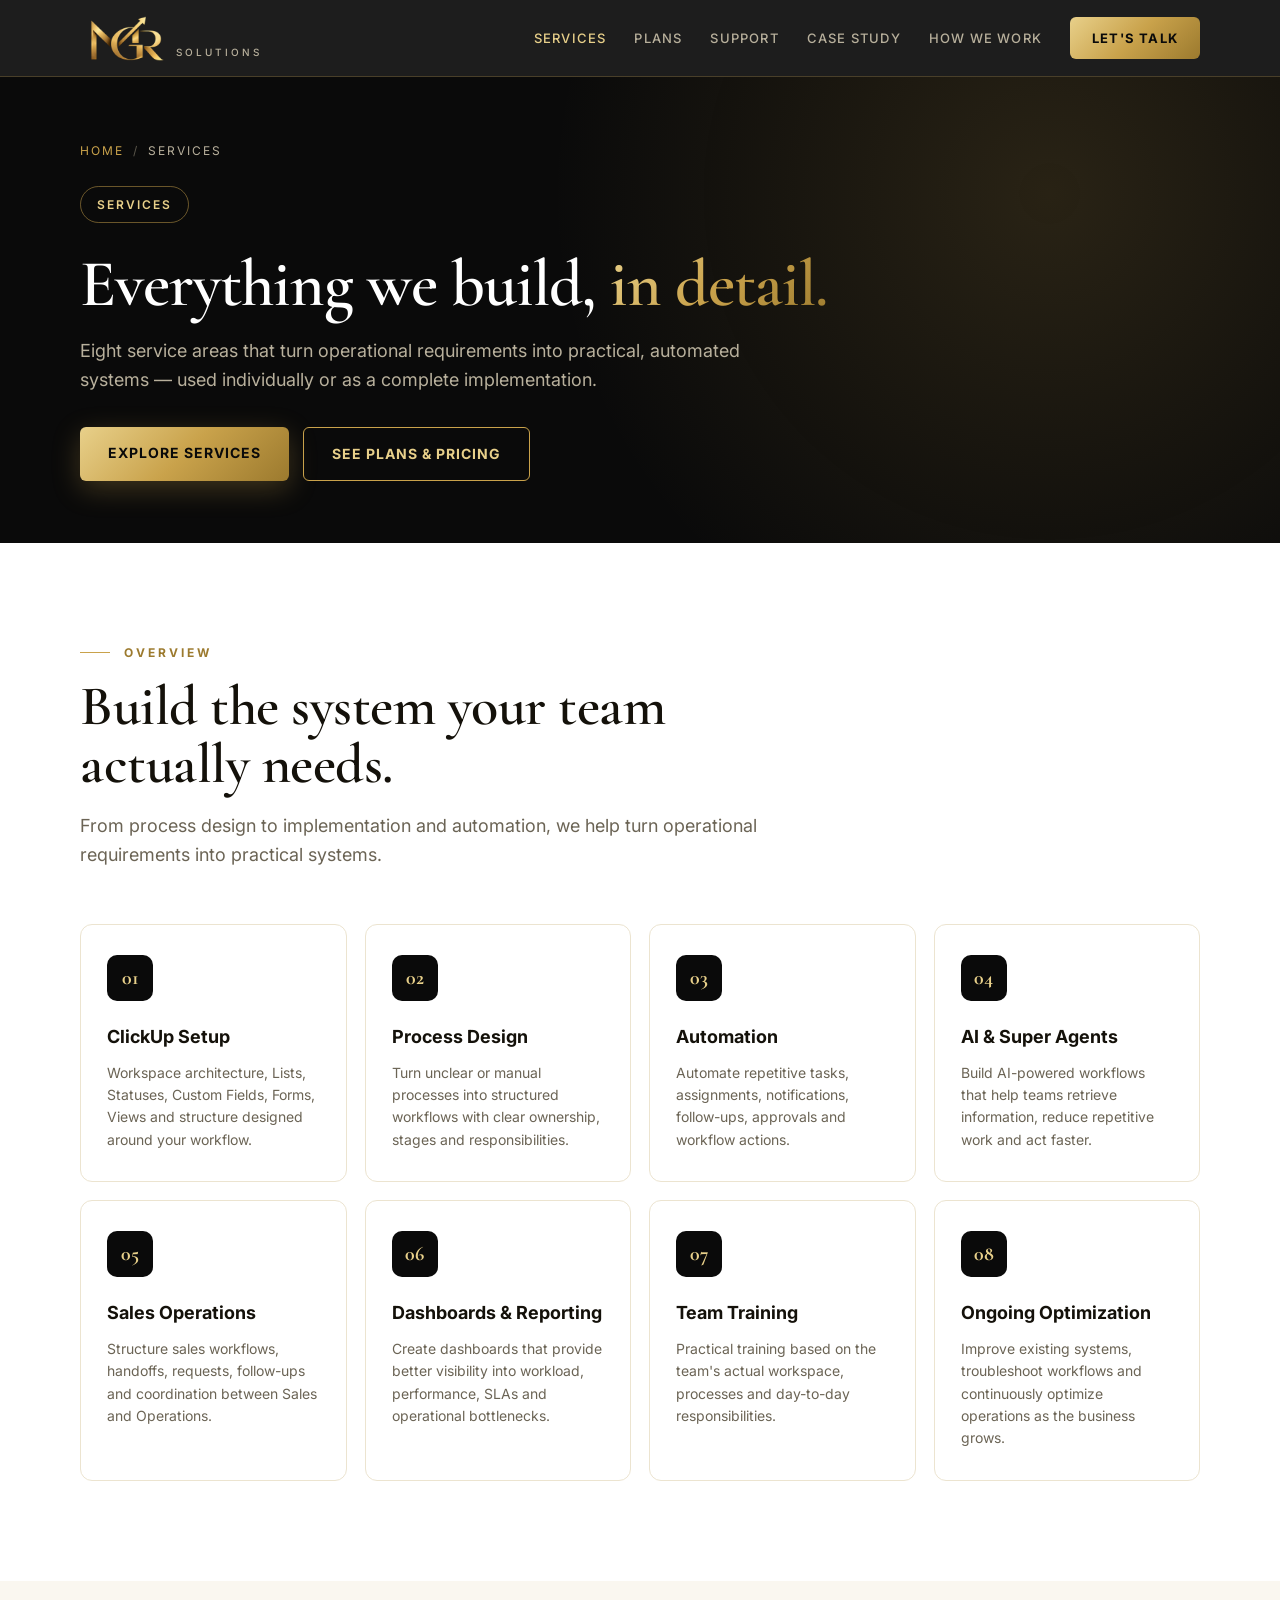
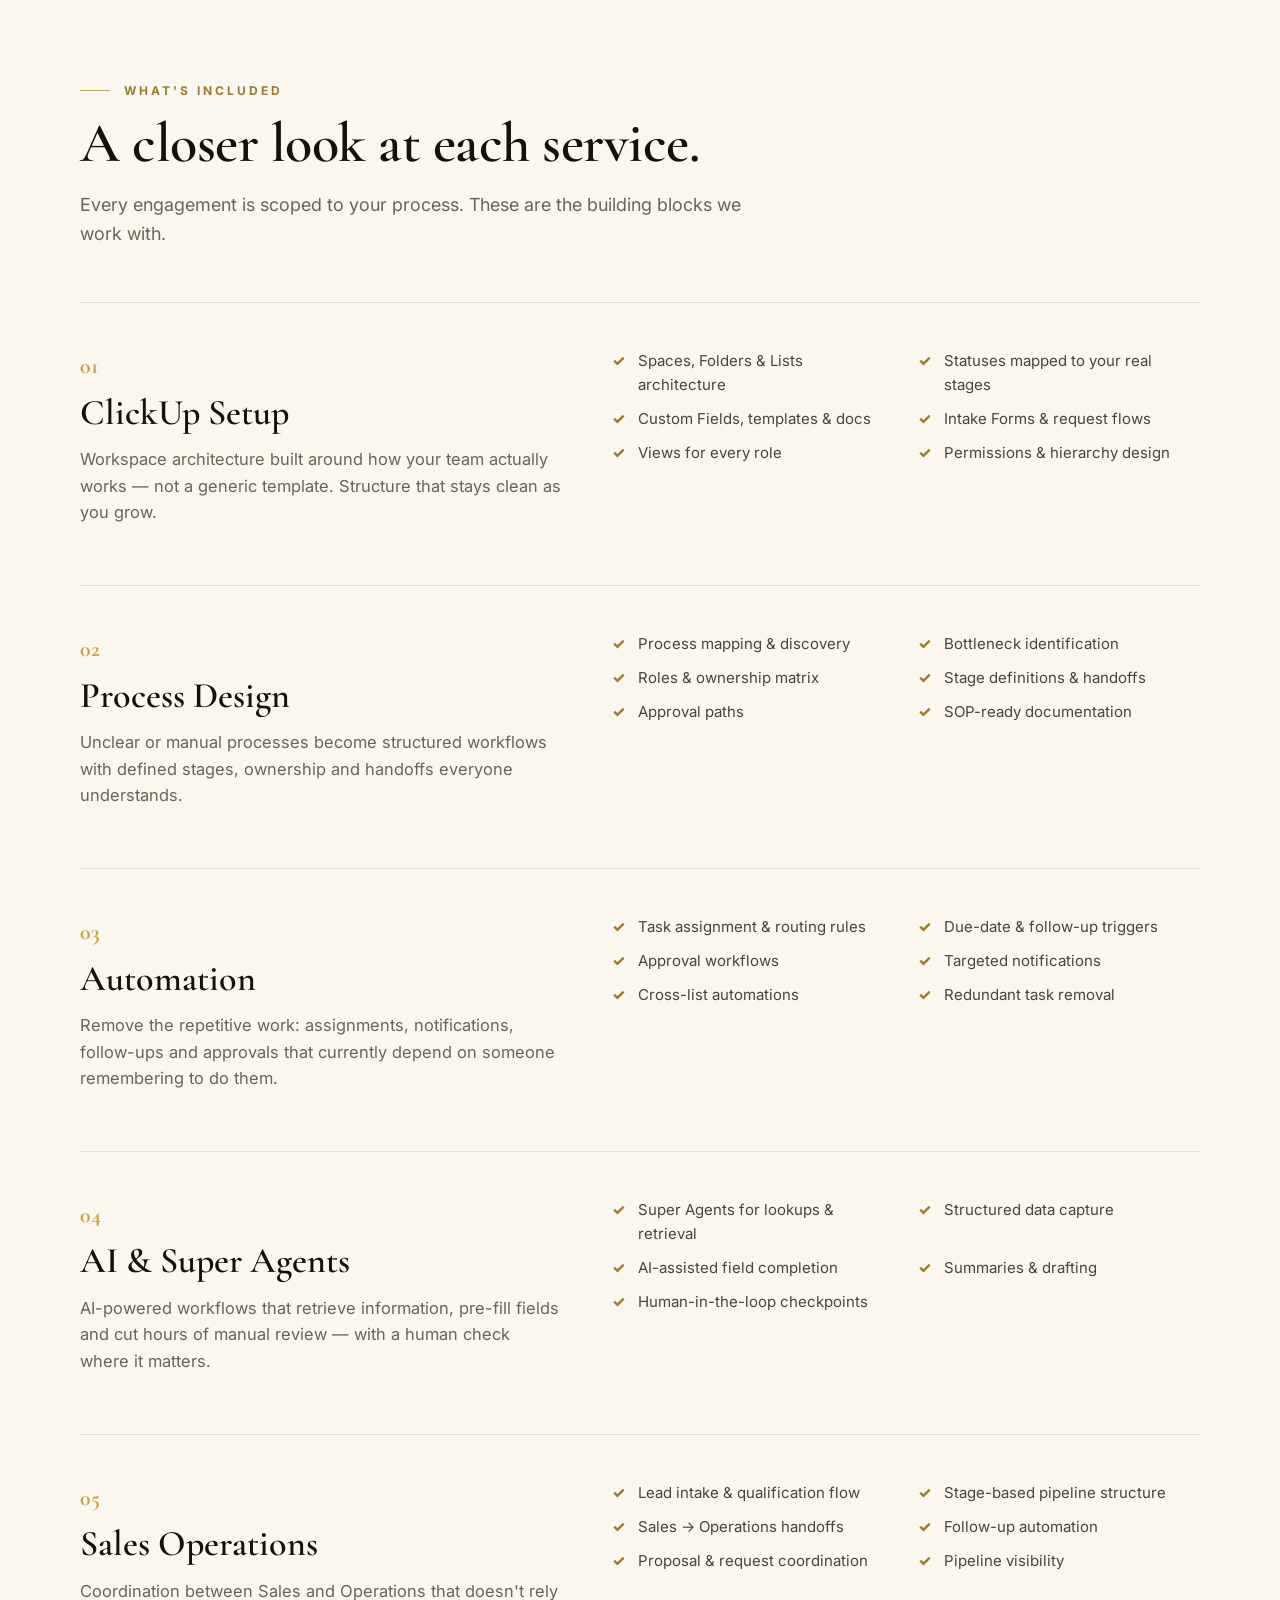
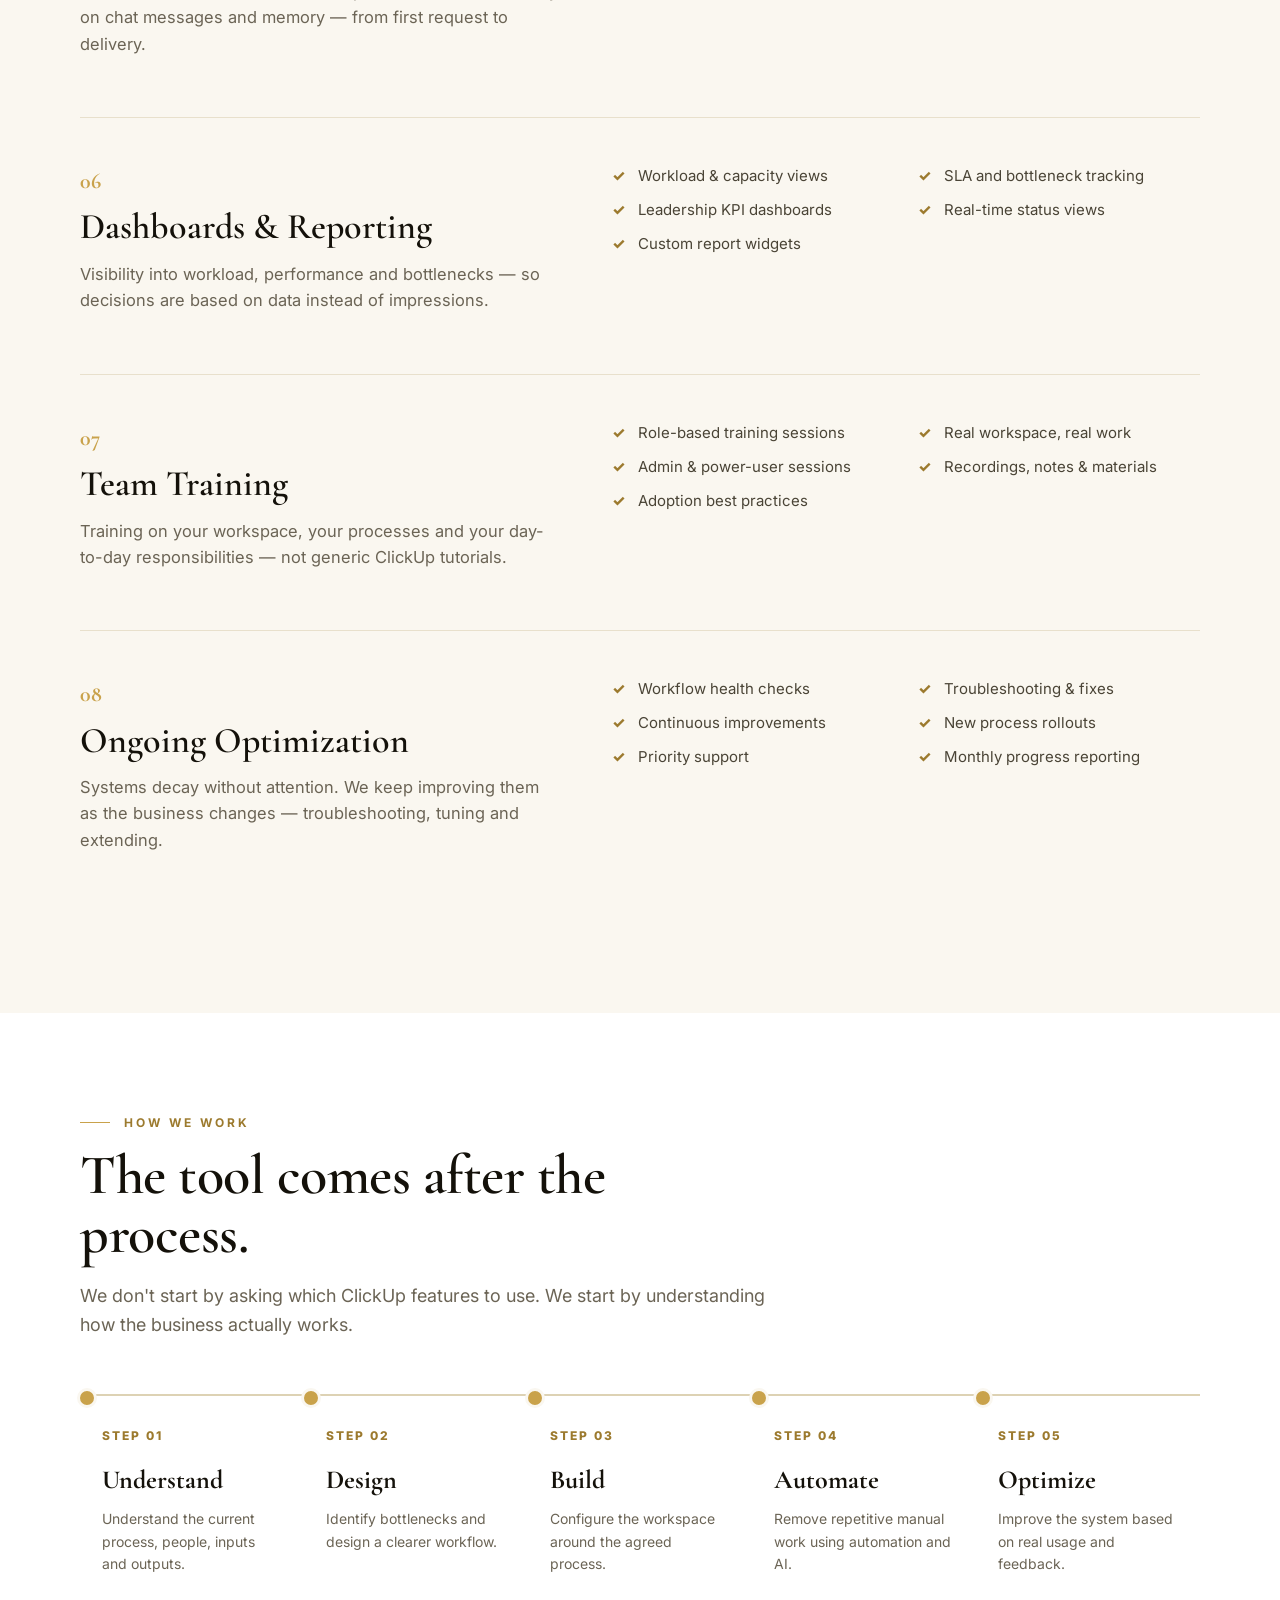
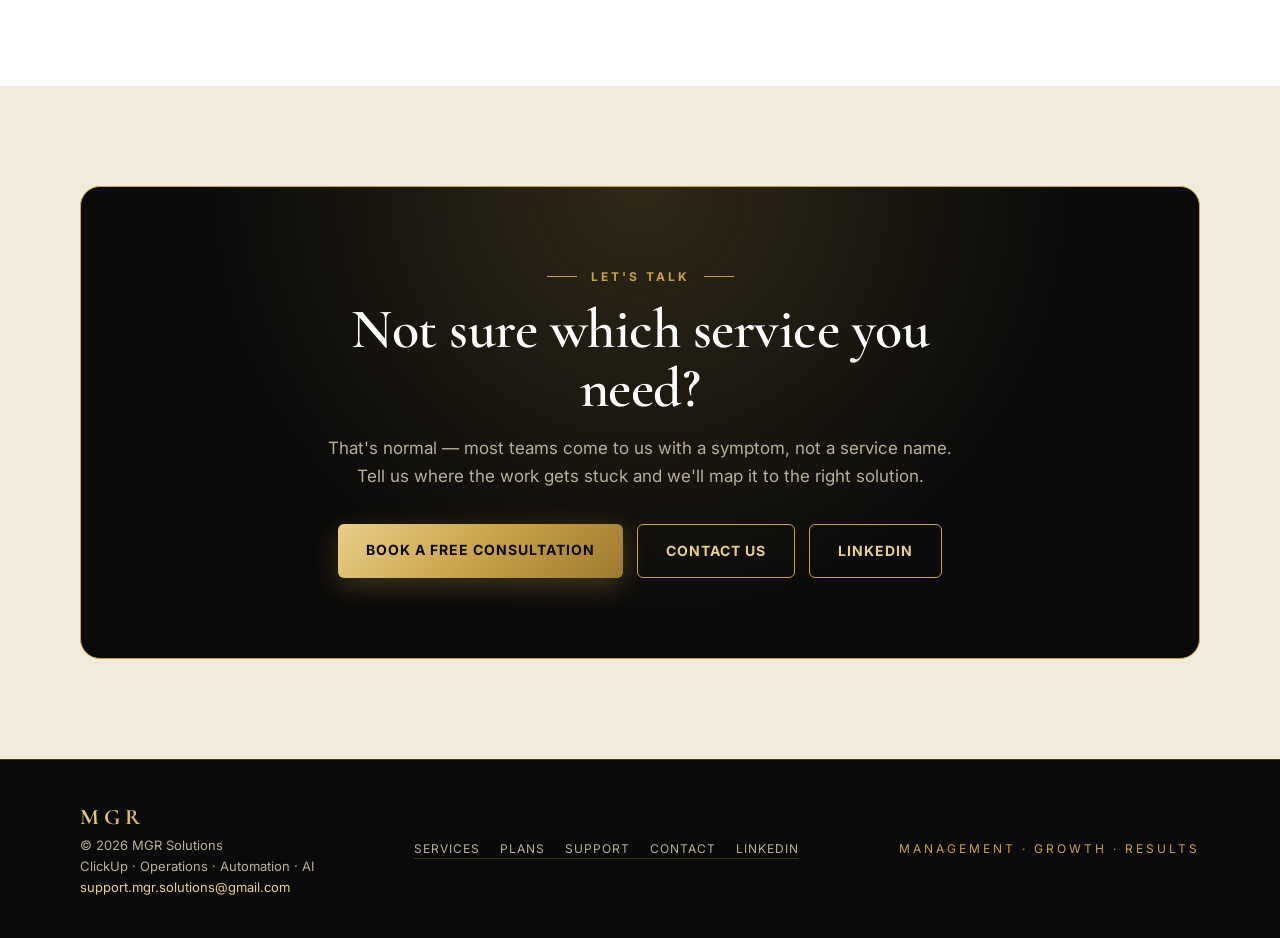
<file: services.html>
<!DOCTYPE html>
<html lang="en">
<head>
  <meta charset="UTF-8">
  <meta name="viewport" content="width=device-width, initial-scale=1.0">

  <title>Services | MGR ClickUp & Operations Solutions</title>
  <meta name="description" content="ClickUp setup, process design, automation, AI Super Agents, sales operations, dashboards, training and ongoing optimization — detailed service offerings from MGR.">
  <meta name="theme-color" content="#0a0a0a">
  <meta name="author" content="MGR Solutions">

  <link rel="canonical" href="https://mgr-operations.github.io/services.html">
  <meta name="google-site-verification" content="6rIG_R-K0eOKCQrbbVBXYMDTOOjK5aG7Aj3llMGMLXM" />

  <meta property="og:type" content="website">
  <meta property="og:site_name" content="MGR Solutions">
  <meta property="og:locale" content="en_US">
  <meta property="og:title" content="Services | MGR ClickUp &amp; Operations Solutions">
  <meta property="og:description" content="From process design to implementation and automation — turn operational requirements into practical systems.">
  <meta property="og:url" content="https://mgr-operations.github.io/services.html">
  <meta property="og:image" content="https://mgr-operations.github.io/og-image.jpg">
  <meta property="og:image:width" content="1200">
  <meta property="og:image:height" content="630">
  <meta property="og:image:alt" content="MGR Solutions — Management · Growth · Results">
  <meta name="twitter:card" content="summary_large_image">
  <meta name="twitter:title" content="Services | MGR ClickUp &amp; Operations Solutions">
  <meta name="twitter:description" content="From process design to implementation and automation — turn operational requirements into practical systems.">
  <meta name="twitter:image" content="https://mgr-operations.github.io/og-image.jpg">
  <meta name="twitter:image:alt" content="MGR Solutions — Management · Growth · Results">

  <link rel="icon" type="image/png" href="favicon.png?v=3">
  <link rel="shortcut icon" href="favicon.png?v=3">
  <link rel="apple-touch-icon" href="favicon.png?v=3">

  <link rel="preconnect" href="https://fonts.googleapis.com">
  <link rel="preconnect" href="https://fonts.gstatic.com" crossorigin>
  <link href="https://fonts.googleapis.com/css2?family=Cormorant+Garamond:wght@500;600;700&family=Inter:wght@400;500;600;700;800&display=swap" rel="stylesheet">

  <link rel="stylesheet" href="styles.css?v=5">

  <!-- Structured data: page breadcrumb + the services described on this page -->
  <script type="application/ld+json">
  [
    {
      "@context": "https://schema.org",
      "@type": "BreadcrumbList",
      "itemListElement": [
        { "@type": "ListItem", "position": 1, "name": "MGR Solutions", "item": "https://mgr-operations.github.io/" },
        { "@type": "ListItem", "position": 2, "name": "Services", "item": "https://mgr-operations.github.io/services.html" }
      ]
    },
    {
      "@context": "https://schema.org",
      "@type": "Service",
      "name": "ClickUp Setup",
      "description": "Workspace architecture built around how your team actually works — spaces, folders and lists, statuses mapped to real stages, custom fields, intake forms and role-based views.",
      "url": "https://mgr-operations.github.io/services.html#clickup-setup",
      "provider": { "@id": "https://mgr-operations.github.io/#organization" }
    },
    {
      "@context": "https://schema.org",
      "@type": "Service",
      "name": "Process Design",
      "description": "Unclear or manual processes become structured workflows with defined stages, ownership and handoffs everyone understands.",
      "url": "https://mgr-operations.github.io/services.html#process-design",
      "provider": { "@id": "https://mgr-operations.github.io/#organization" }
    },
    {
      "@context": "https://schema.org",
      "@type": "Service",
      "name": "Automation",
      "description": "Remove the repetitive work: assignments, notifications, follow-ups and approvals that currently depend on someone remembering to do them.",
      "url": "https://mgr-operations.github.io/services.html#automation",
      "provider": { "@id": "https://mgr-operations.github.io/#organization" }
    },
    {
      "@context": "https://schema.org",
      "@type": "Service",
      "name": "AI & Super Agents",
      "description": "AI-powered workflows that retrieve information, pre-fill fields and cut hours of manual review — with a human check where it matters.",
      "url": "https://mgr-operations.github.io/services.html#ai-super-agents",
      "provider": { "@id": "https://mgr-operations.github.io/#organization" }
    },
    {
      "@context": "https://schema.org",
      "@type": "Service",
      "name": "Sales Operations",
      "description": "Coordination between Sales and Operations that doesn't rely on chat messages and memory — from first request to delivery.",
      "url": "https://mgr-operations.github.io/services.html#sales-operations",
      "provider": { "@id": "https://mgr-operations.github.io/#organization" }
    },
    {
      "@context": "https://schema.org",
      "@type": "Service",
      "name": "Dashboards & Reporting",
      "description": "Visibility into workload, performance and bottlenecks — so decisions are based on data instead of impressions.",
      "url": "https://mgr-operations.github.io/services.html#dashboards",
      "provider": { "@id": "https://mgr-operations.github.io/#organization" }
    },
    {
      "@context": "https://schema.org",
      "@type": "Service",
      "name": "Team Training",
      "description": "Training on your workspace, your processes and your day-to-day responsibilities — not generic ClickUp tutorials.",
      "url": "https://mgr-operations.github.io/services.html#training",
      "provider": { "@id": "https://mgr-operations.github.io/#organization" }
    },
    {
      "@context": "https://schema.org",
      "@type": "Service",
      "name": "Ongoing Optimization",
      "description": "Workflow health checks, troubleshooting and continuous improvement so the system keeps up as the business changes.",
      "url": "https://mgr-operations.github.io/services.html#optimization",
      "provider": { "@id": "https://mgr-operations.github.io/#organization" }
    }
  ]
  </script>
</head>

<body>

  <!-- NAVIGATION -->
  <nav>
    <div class="container nav-inner">

      <a href="index.html" class="logo" aria-label="MGR Solutions home">
        <span class="logo-stack">
          <img class="logo-monogram" src="logo-monogram.png" alt="" width="92" height="45">
          <span class="logo-sub">Solutions</span>
        </span>
      </a>

      <input type="checkbox" id="nav-toggle" class="nav-toggle" aria-label="Toggle navigation menu">
      <label for="nav-toggle" class="nav-toggle-label" aria-hidden="true"><span></span><span></span><span></span></label>

      <div class="nav-links">
        <a href="services.html" class="active">Services</a>
        <a href="plans.html">Plans</a>
        <a href="support.html">Support</a>
        <a href="index.html#case-study">Case Study</a>
        <a href="index.html#process">How We Work</a>
        <a href="#contact" class="nav-button">Let's Talk</a>
      </div>

    </div>
  </nav>


  <!-- PAGE HERO -->
  <header class="page-hero">
    <div class="container">
      <div class="breadcrumb">
        <a href="index.html">Home</a><span class="sep">/</span>Services
      </div>

      <div class="eyebrow">Services</div>

      <h1>Everything we build, <span class="gold-text">in detail.</span></h1>

      <p class="lead">
        Eight service areas that turn operational requirements into
        practical, automated systems — used individually or as a
        complete implementation.
      </p>

      <div class="buttons">
        <a href="#service-list" class="button button-primary">Explore services</a>
        <a href="plans.html" class="button button-secondary">See plans & pricing</a>
      </div>
    </div>
  </header>


  <!-- SERVICE OVERVIEW -->
  <section>
    <div class="container">

      <div class="section-header">
        <div class="section-label">Overview</div>
        <h2>Build the system your team actually needs.</h2>
        <p class="section-description">
          From process design to implementation and automation,
          we help turn operational requirements into practical systems.
        </p>
      </div>

      <div class="services-grid">

        <div class="service">
          <div class="service-icon">01</div>
          <h3>ClickUp Setup</h3>
          <p>Workspace architecture, Lists, Statuses, Custom Fields, Forms, Views and structure designed around your workflow.</p>
        </div>

        <div class="service">
          <div class="service-icon">02</div>
          <h3>Process Design</h3>
          <p>Turn unclear or manual processes into structured workflows with clear ownership, stages and responsibilities.</p>
        </div>

        <div class="service">
          <div class="service-icon">03</div>
          <h3>Automation</h3>
          <p>Automate repetitive tasks, assignments, notifications, follow-ups, approvals and workflow actions.</p>
        </div>

        <div class="service">
          <div class="service-icon">04</div>
          <h3>AI & Super Agents</h3>
          <p>Build AI-powered workflows that help teams retrieve information, reduce repetitive work and act faster.</p>
        </div>

        <div class="service">
          <div class="service-icon">05</div>
          <h3>Sales Operations</h3>
          <p>Structure sales workflows, handoffs, requests, follow-ups and coordination between Sales and Operations.</p>
        </div>

        <div class="service">
          <div class="service-icon">06</div>
          <h3>Dashboards & Reporting</h3>
          <p>Create dashboards that provide better visibility into workload, performance, SLAs and operational bottlenecks.</p>
        </div>

        <div class="service">
          <div class="service-icon">07</div>
          <h3>Team Training</h3>
          <p>Practical training based on the team's actual workspace, processes and day-to-day responsibilities.</p>
        </div>

        <div class="service">
          <div class="service-icon">08</div>
          <h3>Ongoing Optimization</h3>
          <p>Improve existing systems, troubleshoot workflows and continuously optimize operations as the business grows.</p>
        </div>

      </div>

    </div>
  </section>


  <!-- SERVICE DETAILS -->
  <section id="service-list" class="process" style="background: var(--ivory);">
    <div class="container">

      <div class="section-header">
        <div class="section-label">What's included</div>
        <h2>A closer look at each service.</h2>
        <p class="section-description">
          Every engagement is scoped to your process. These are the
          building blocks we work with.
        </p>
      </div>

      <div class="service-detail" id="clickup-setup">
        <div>
          <div class="service-num">01</div>
          <h3>ClickUp Setup</h3>
          <p class="service-desc">
            Workspace architecture built around how your team actually works —
            not a generic template. Structure that stays clean as you grow.
          </p>
        </div>
        <ul class="detail-list">
          <li>Spaces, Folders & Lists architecture</li>
          <li>Statuses mapped to your real stages</li>
          <li>Custom Fields, templates & docs</li>
          <li>Intake Forms & request flows</li>
          <li>Views for every role</li>
          <li>Permissions & hierarchy design</li>
        </ul>
      </div>

      <div class="service-detail" id="process-design">
        <div>
          <div class="service-num">02</div>
          <h3>Process Design</h3>
          <p class="service-desc">
            Unclear or manual processes become structured workflows with
            defined stages, ownership and handoffs everyone understands.
          </p>
        </div>
        <ul class="detail-list">
          <li>Process mapping & discovery</li>
          <li>Bottleneck identification</li>
          <li>Roles & ownership matrix</li>
          <li>Stage definitions & handoffs</li>
          <li>Approval paths</li>
          <li>SOP-ready documentation</li>
        </ul>
      </div>

      <div class="service-detail" id="automation">
        <div>
          <div class="service-num">03</div>
          <h3>Automation</h3>
          <p class="service-desc">
            Remove the repetitive work: assignments, notifications,
            follow-ups and approvals that currently depend on someone
            remembering to do them.
          </p>
        </div>
        <ul class="detail-list">
          <li>Task assignment & routing rules</li>
          <li>Due-date & follow-up triggers</li>
          <li>Approval workflows</li>
          <li>Targeted notifications</li>
          <li>Cross-list automations</li>
          <li>Redundant task removal</li>
        </ul>
      </div>

      <div class="service-detail" id="ai-super-agents">
        <div>
          <div class="service-num">04</div>
          <h3>AI & Super Agents</h3>
          <p class="service-desc">
            AI-powered workflows that retrieve information, pre-fill fields
            and cut hours of manual review — with a human check where it matters.
          </p>
        </div>
        <ul class="detail-list">
          <li>Super Agents for lookups & retrieval</li>
          <li>Structured data capture</li>
          <li>AI-assisted field completion</li>
          <li>Summaries & drafting</li>
          <li>Human-in-the-loop checkpoints</li>
        </ul>
      </div>

      <div class="service-detail" id="sales-operations">
        <div>
          <div class="service-num">05</div>
          <h3>Sales Operations</h3>
          <p class="service-desc">
            Coordination between Sales and Operations that doesn't rely on
            chat messages and memory — from first request to delivery.
          </p>
        </div>
        <ul class="detail-list">
          <li>Lead intake & qualification flow</li>
          <li>Stage-based pipeline structure</li>
          <li>Sales → Operations handoffs</li>
          <li>Follow-up automation</li>
          <li>Proposal & request coordination</li>
          <li>Pipeline visibility</li>
        </ul>
      </div>

      <div class="service-detail" id="dashboards">
        <div>
          <div class="service-num">06</div>
          <h3>Dashboards & Reporting</h3>
          <p class="service-desc">
            Visibility into workload, performance and bottlenecks —
            so decisions are based on data instead of impressions.
          </p>
        </div>
        <ul class="detail-list">
          <li>Workload & capacity views</li>
          <li>SLA and bottleneck tracking</li>
          <li>Leadership KPI dashboards</li>
          <li>Real-time status views</li>
          <li>Custom report widgets</li>
        </ul>
      </div>

      <div class="service-detail" id="training">
        <div>
          <div class="service-num">07</div>
          <h3>Team Training</h3>
          <p class="service-desc">
            Training on your workspace, your processes and your day-to-day
            responsibilities — not generic ClickUp tutorials.
          </p>
        </div>
        <ul class="detail-list">
          <li>Role-based training sessions</li>
          <li>Real workspace, real work</li>
          <li>Admin & power-user sessions</li>
          <li>Recordings, notes & materials</li>
          <li>Adoption best practices</li>
        </ul>
      </div>

      <div class="service-detail" id="optimization">
        <div>
          <div class="service-num">08</div>
          <h3>Ongoing Optimization</h3>
          <p class="service-desc">
            Systems decay without attention. We keep improving them as the
            business changes — troubleshooting, tuning and extending.
          </p>
        </div>
        <ul class="detail-list">
          <li>Workflow health checks</li>
          <li>Troubleshooting & fixes</li>
          <li>Continuous improvements</li>
          <li>New process rollouts</li>
          <li>Priority support</li>
          <li>Monthly progress reporting</li>
        </ul>
      </div>

    </div>
  </section>


  <!-- PROCESS -->
  <section id="process">
    <div class="container">

      <div class="section-header">
        <div class="section-label">How we work</div>
        <h2>The tool comes after the process.</h2>
        <p class="section-description">
          We don't start by asking which ClickUp features to use.
          We start by understanding how the business actually works.
        </p>
      </div>

      <div class="process-grid">

        <div class="process-step">
          <div class="step-number">STEP 01</div>
          <h3>Understand</h3>
          <p>Understand the current process, people, inputs and outputs.</p>
        </div>

        <div class="process-step">
          <div class="step-number">STEP 02</div>
          <h3>Design</h3>
          <p>Identify bottlenecks and design a clearer workflow.</p>
        </div>

        <div class="process-step">
          <div class="step-number">STEP 03</div>
          <h3>Build</h3>
          <p>Configure the workspace around the agreed process.</p>
        </div>

        <div class="process-step">
          <div class="step-number">STEP 04</div>
          <h3>Automate</h3>
          <p>Remove repetitive manual work using automation and AI.</p>
        </div>

        <div class="process-step">
          <div class="step-number">STEP 05</div>
          <h3>Optimize</h3>
          <p>Improve the system based on real usage and feedback.</p>
        </div>

      </div>

    </div>
  </section>


  <!-- CTA -->
  <section id="contact" class="cta">
    <div class="container">
      <div class="cta-box">

        <div class="section-label">Let's talk</div>

        <h2>Not sure which service you need?</h2>

        <p>
          That's normal — most teams come to us with a symptom, not a
          service name. Tell us where the work gets stuck and we'll
          map it to the right solution.
        </p>

        <div class="buttons center">
          <a
            href="https://calendar.app.google/kSTQg4EKwsXCZoSx8"
            target="_blank"
            rel="noopener"
            class="button button-primary">
            Book a Free Consultation
          </a>
          <a
            href="mailto:support.mgr.solutions@gmail.com?subject=Service%20enquiry%20-%20MGR%20Solutions"
            class="button button-secondary">
            Contact Us
          </a>
          <a
            href="https://www.linkedin.com/company/mgr-ops/home/?viewAsMember=true"
            target="_blank"
            rel="noopener"
            class="button button-secondary">
            LinkedIn
          </a>
        </div>

      </div>
    </div>
  </section>


  <!-- FOOTER -->
  <footer>
    <div class="container footer-inner">
      <div>
        <div class="footer-brand">MGR</div>
        <div>© 2026 MGR Solutions</div>
        <div>ClickUp · Operations · Automation · AI</div>
        <div><a class="footer-email" href="mailto:support.mgr.solutions@gmail.com">support.mgr.solutions@gmail.com</a></div>
      </div>

      <nav class="footer-links" aria-label="Footer">
        <a href="services.html">Services</a>
        <a href="plans.html">Plans</a>
        <a href="support.html">Support</a>
        <a href="#contact">Contact</a>
        <a href="https://www.linkedin.com/company/mgr-ops/home/?viewAsMember=true" target="_blank" rel="noopener">LinkedIn</a>
      </nav>

      <div class="footer-tagline">Management · Growth · Results</div>
    </div>
  </footer>

</body>
</html>
</file>
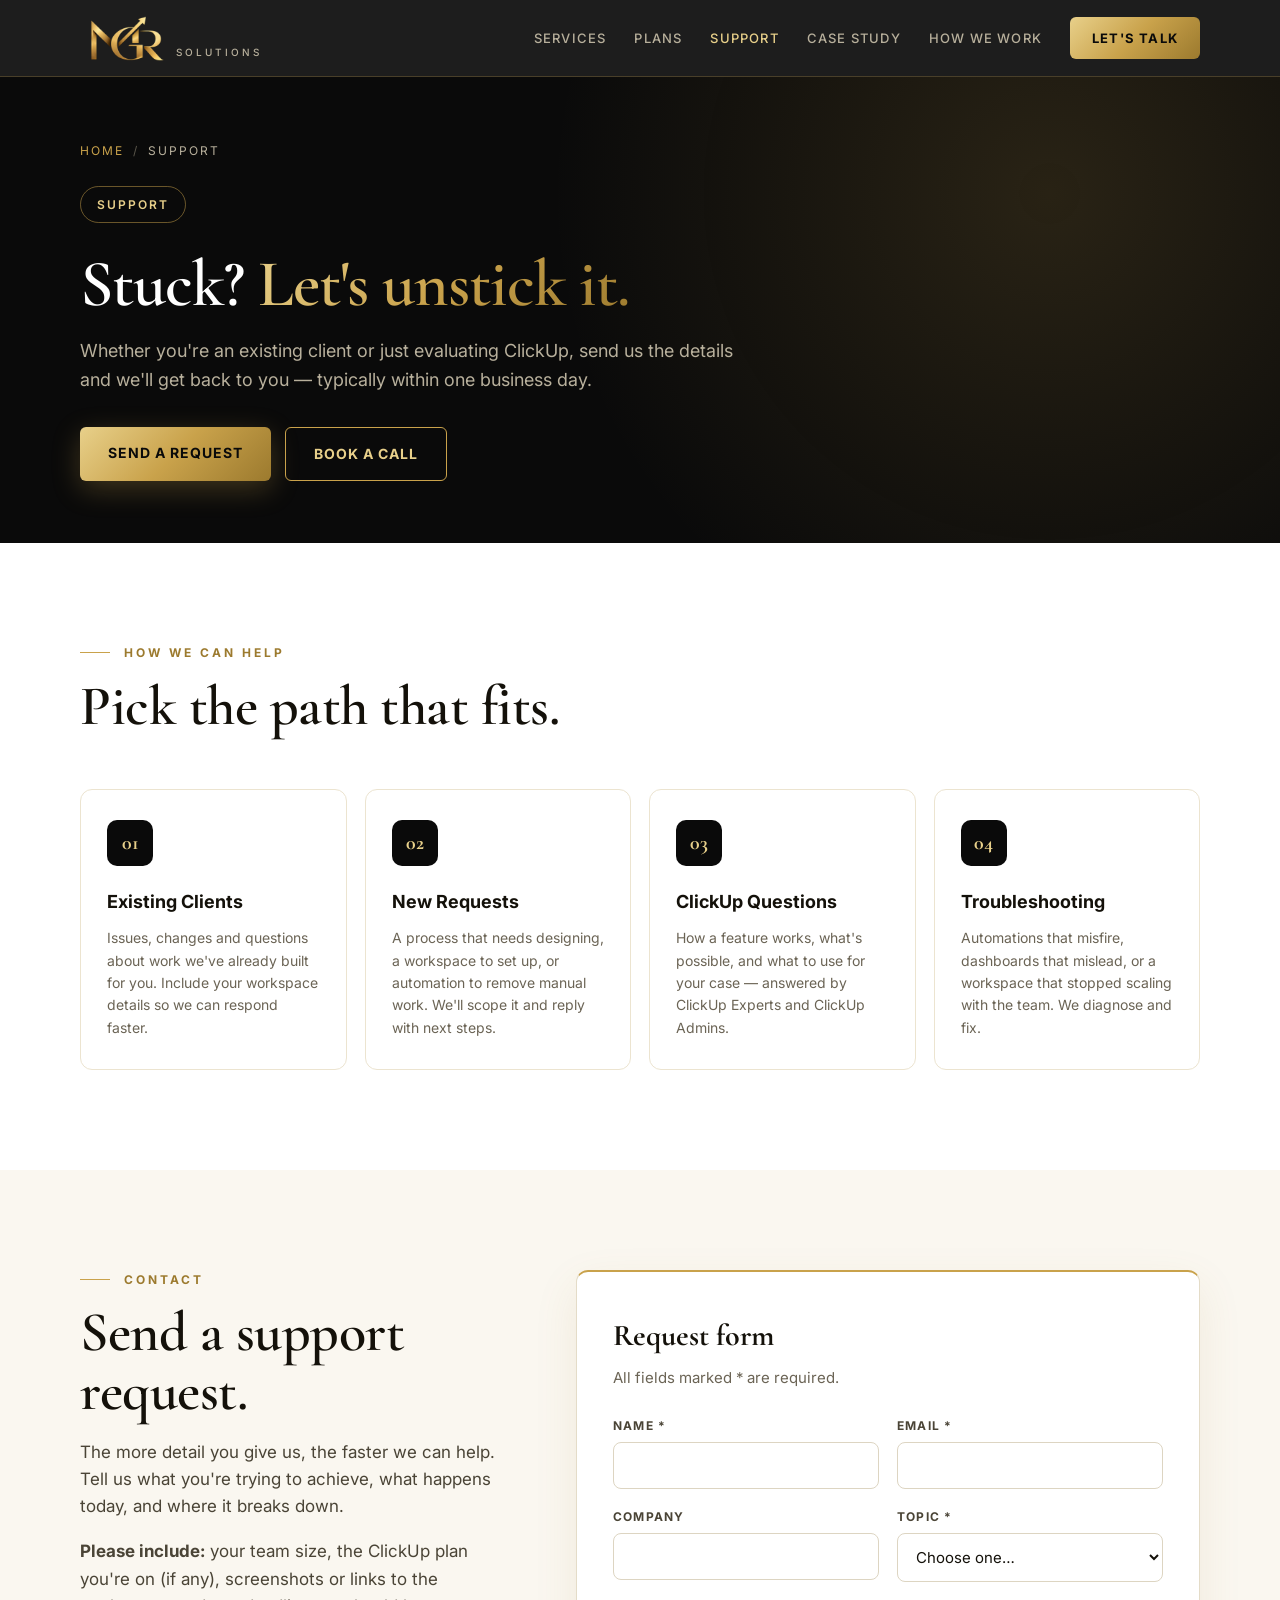
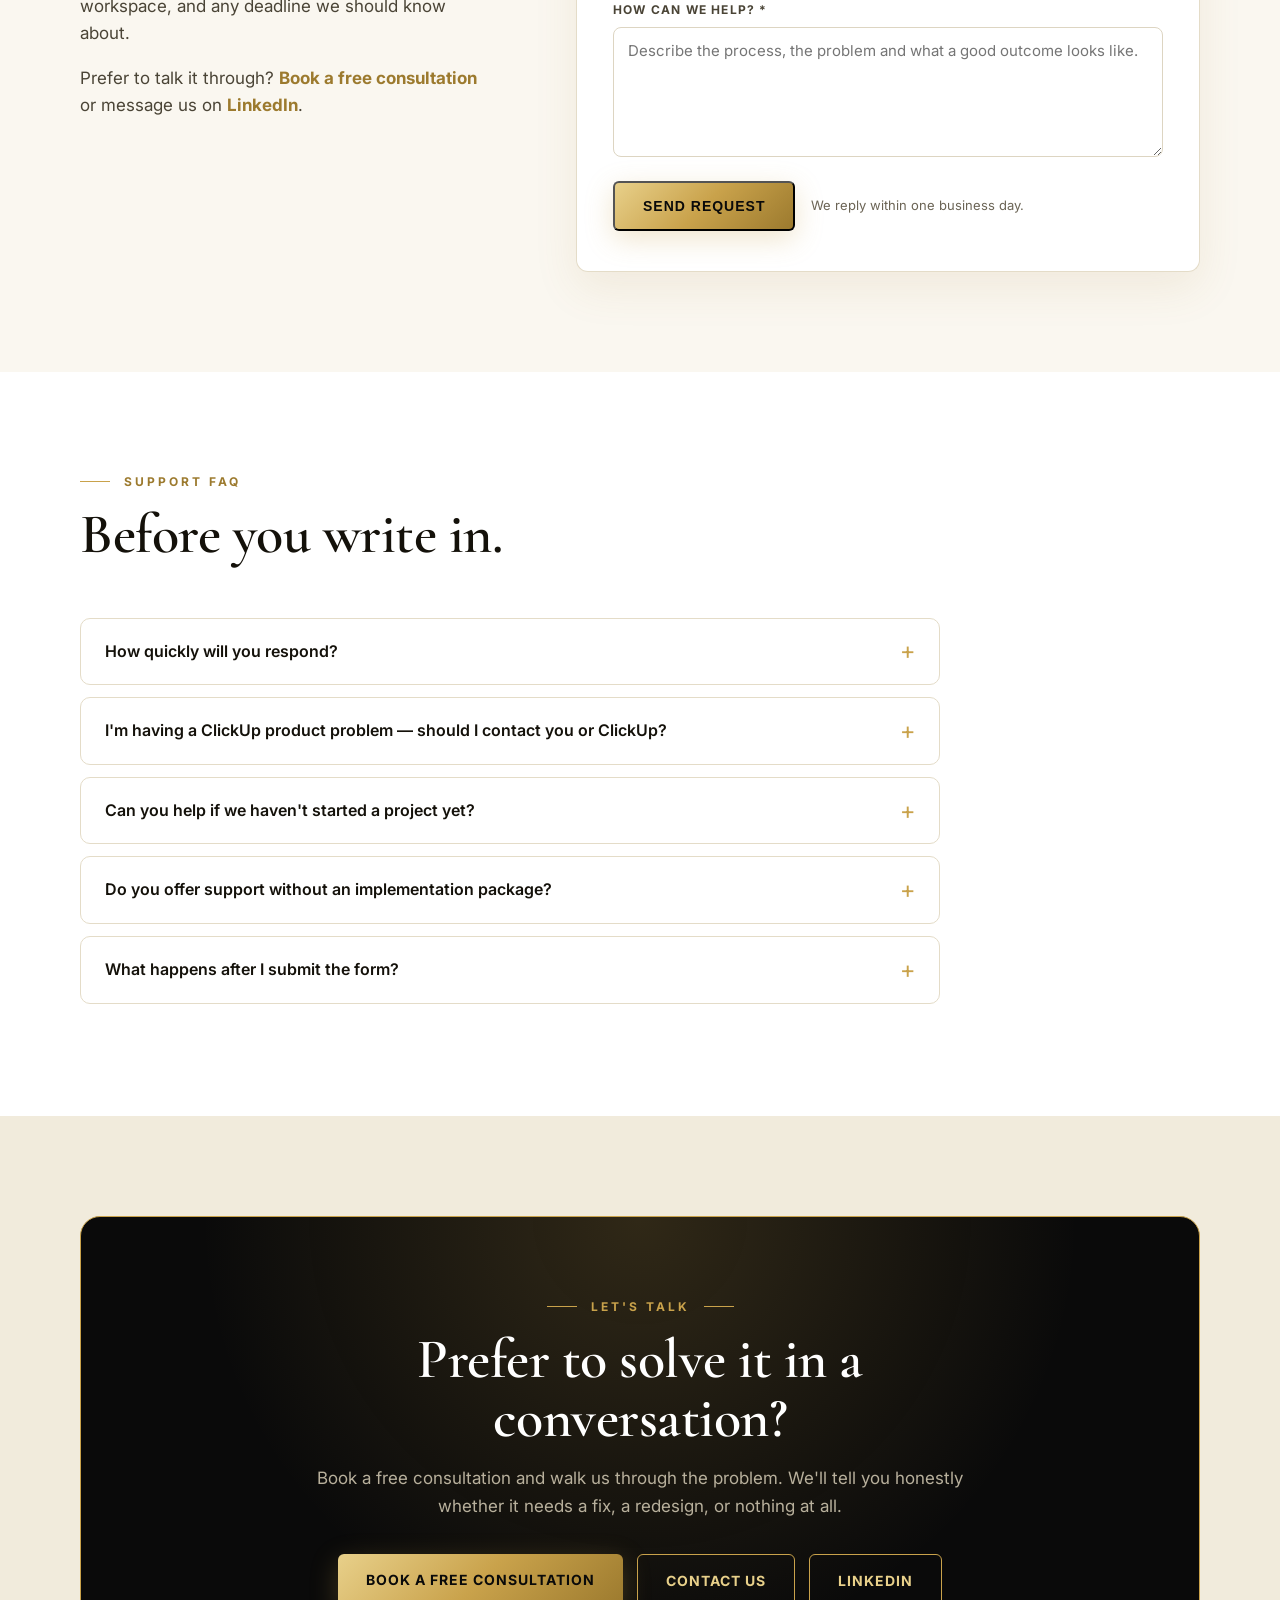
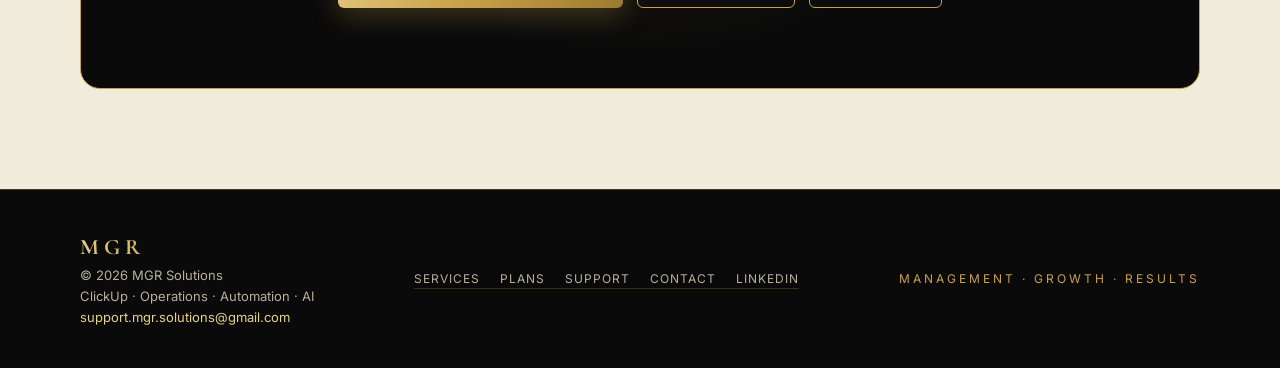
<file: support.html>
<!DOCTYPE html>
<html lang="en">
<head>
  <meta charset="UTF-8">
  <meta name="viewport" content="width=device-width, initial-scale=1.0">

  <title>Support | MGR ClickUp & Operations Solutions</title>
  <meta name="description" content="Get help from MGR — support for existing clients, ClickUp questions, workflow troubleshooting and new project requests.">
  <meta name="theme-color" content="#0a0a0a">
  <meta name="author" content="MGR Solutions">

  <link rel="canonical" href="https://mgr-operations.github.io/support.html">
  <meta name="google-site-verification" content="6rIG_R-K0eOKCQrbbVBXYMDTOOjK5aG7Aj3llMGMLXM" />

  <meta property="og:type" content="website">
  <meta property="og:site_name" content="MGR Solutions">
  <meta property="og:locale" content="en_US">
  <meta property="og:title" content="Support | MGR ClickUp &amp; Operations Solutions">
  <meta property="og:description" content="Support for existing clients, ClickUp questions and workflow troubleshooting — plus a direct request form.">
  <meta property="og:url" content="https://mgr-operations.github.io/support.html">
  <meta property="og:image" content="https://mgr-operations.github.io/og-image.jpg">
  <meta property="og:image:width" content="1200">
  <meta property="og:image:height" content="630">
  <meta property="og:image:alt" content="MGR Solutions — Management · Growth · Results">
  <meta name="twitter:card" content="summary_large_image">
  <meta name="twitter:title" content="Support | MGR ClickUp &amp; Operations Solutions">
  <meta name="twitter:description" content="Support for existing clients, ClickUp questions and workflow troubleshooting — plus a direct request form.">
  <meta name="twitter:image" content="https://mgr-operations.github.io/og-image.jpg">
  <meta name="twitter:image:alt" content="MGR Solutions — Management · Growth · Results">

  <link rel="icon" type="image/png" href="favicon.png?v=3">
  <link rel="shortcut icon" href="favicon.png?v=3">
  <link rel="apple-touch-icon" href="favicon.png?v=3">

  <link rel="preconnect" href="https://fonts.googleapis.com">
  <link rel="preconnect" href="https://fonts.gstatic.com" crossorigin>
  <link href="https://fonts.googleapis.com/css2?family=Cormorant+Garamond:wght@500;600;700&family=Inter:wght@400;500;600;700;800&display=swap" rel="stylesheet">

  <link rel="stylesheet" href="styles.css?v=5">

  <!-- Structured data: page breadcrumb -->
  <script type="application/ld+json">
  {
    "@context": "https://schema.org",
    "@type": "BreadcrumbList",
    "itemListElement": [
      { "@type": "ListItem", "position": 1, "name": "MGR Solutions", "item": "https://mgr-operations.github.io/" },
      { "@type": "ListItem", "position": 2, "name": "Support", "item": "https://mgr-operations.github.io/support.html" }
    ]
  }
  </script>
</head>

<body>

  <!-- NAVIGATION -->
  <nav>
    <div class="container nav-inner">

      <a href="index.html" class="logo" aria-label="MGR Solutions home">
        <span class="logo-stack">
          <img class="logo-monogram" src="logo-monogram.png" alt="" width="92" height="45">
          <span class="logo-sub">Solutions</span>
        </span>
      </a>

      <input type="checkbox" id="nav-toggle" class="nav-toggle" aria-label="Toggle navigation menu">
      <label for="nav-toggle" class="nav-toggle-label" aria-hidden="true"><span></span><span></span><span></span></label>

      <div class="nav-links">
        <a href="services.html">Services</a>
        <a href="plans.html">Plans</a>
        <a href="support.html" class="active">Support</a>
        <a href="index.html#case-study">Case Study</a>
        <a href="index.html#process">How We Work</a>
        <a href="#contact" class="nav-button">Let's Talk</a>
      </div>

    </div>
  </nav>


  <!-- PAGE HERO -->
  <header class="page-hero">
    <div class="container">
      <div class="breadcrumb">
        <a href="index.html">Home</a><span class="sep">/</span>Support
      </div>

      <div class="eyebrow">Support</div>

      <h1>Stuck? <span class="gold-text">Let's unstick it.</span></h1>

      <p class="lead">
        Whether you're an existing client or just evaluating ClickUp,
        send us the details and we'll get back to you — typically
        within one business day.
      </p>

      <div class="buttons">
        <a href="#request" class="button button-primary">Send a request</a>
        <a href="https://calendar.app.google/kSTQg4EKwsXCZoSx8" target="_blank" rel="noopener" class="button button-secondary">Book a call</a>
      </div>
    </div>
  </header>


  <!-- WAYS WE HELP -->
  <section>
    <div class="container">

      <div class="section-header">
        <div class="section-label">How we can help</div>
        <h2>Pick the path that fits.</h2>
      </div>

      <div class="support-grid">

        <div class="service">
          <div class="service-icon">01</div>
          <h3>Existing Clients</h3>
          <p>Issues, changes and questions about work we've already built for you. Include your workspace details so we can respond faster.</p>
        </div>

        <div class="service">
          <div class="service-icon">02</div>
          <h3>New Requests</h3>
          <p>A process that needs designing, a workspace to set up, or automation to remove manual work. We'll scope it and reply with next steps.</p>
        </div>

        <div class="service">
          <div class="service-icon">03</div>
          <h3>ClickUp Questions</h3>
          <p>How a feature works, what's possible, and what to use for your case — answered by ClickUp Experts and ClickUp Admins.</p>
        </div>

        <div class="service">
          <div class="service-icon">04</div>
          <h3>Troubleshooting</h3>
          <p>Automations that misfire, dashboards that mislead, or a workspace that stopped scaling with the team. We diagnose and fix.</p>
        </div>

      </div>

    </div>
  </section>


  <!-- REQUEST FORM -->
  <section id="request" class="process">
    <div class="container">
      <div class="about-grid">

        <div>
          <div class="section-label">Contact</div>
          <h2>Send a support request.</h2>

          <div class="about-text">
            <p>
              The more detail you give us, the faster we can help.
              Tell us what you're trying to achieve, what happens
              today, and where it breaks down.
            </p>

            <p>
              <strong>Please include:</strong> your team size, the
              ClickUp plan you're on (if any), screenshots or links to
              the workspace, and any deadline we should know about.
            </p>

            <p>
              Prefer to talk it through?
              <a href="https://calendar.app.google/kSTQg4EKwsXCZoSx8" target="_blank" rel="noopener" style="color: var(--gold-dark); font-weight: 700;">Book a free consultation</a>
              or message us on
              <a href="https://www.linkedin.com/company/mgr-ops/home/?viewAsMember=true" target="_blank" rel="noopener" style="color: var(--gold-dark); font-weight: 700;">LinkedIn</a>.
            </p>
          </div>
        </div>

        <div class="form-card">
          <h3>Request form</h3>
          <p class="form-intro">All fields marked * are required.</p>

          <noscript>
            <p class="form-note" style="margin-bottom: 18px;">
              JavaScript is disabled, so this form can't send. Please use
              the booking or LinkedIn links instead.
            </p>
          </noscript>

          <form id="support-form" novalidate>
            <div class="form-grid">

              <div class="form-field">
                <label for="name">Name *</label>
                <input type="text" id="name" name="name" autocomplete="name" required>
              </div>

              <div class="form-field">
                <label for="email">Email *</label>
                <input type="email" id="email" name="email" autocomplete="email" required>
              </div>

              <div class="form-field">
                <label for="company">Company</label>
                <input type="text" id="company" name="company" autocomplete="organization">
              </div>

              <div class="form-field">
                <label for="topic">Topic *</label>
                <select id="topic" name="topic" required>
                  <option value="">Choose one…</option>
                  <option>Existing client support</option>
                  <option>New project request</option>
                  <option>Plans &amp; pricing</option>
                  <option>Training</option>
                  <option>ClickUp question</option>
                  <option>Something else</option>
                </select>
              </div>

              <div class="form-field full">
                <label for="message">How can we help? *</label>
                <textarea id="message" name="message" rows="5" required
                  placeholder="Describe the process, the problem and what a good outcome looks like."></textarea>
              </div>

              <!-- Spam trap: real users never fill this -->
              <div class="hp-field" aria-hidden="true">
                <label for="website">Website</label>
                <input type="text" id="website" name="website" tabindex="-1" autocomplete="off">
              </div>

            </div>

            <div class="form-actions">
              <button type="submit" class="button button-primary">Send request</button>
              <span class="form-note">We reply within one business day.</span>
            </div>

            <div class="form-status" id="form-status" role="status" aria-live="polite"></div>
          </form>
        </div>

      </div>
    </div>
  </section>


  <!-- FAQ -->
  <section>
    <div class="container">

      <div class="section-header">
        <div class="section-label">Support FAQ</div>
        <h2>Before you write in.</h2>
      </div>

      <div class="faq-list" style="max-width: 860px;">

        <details>
          <summary>How quickly will you respond?</summary>
          <p>
            We aim to reply within one business day. Existing clients on a
            retainer get priority handling. If it's urgent, mention it in
            the subject of your request or book a call directly.
          </p>
        </details>

        <details>
          <summary>I'm having a ClickUp product problem — should I contact you or ClickUp?</summary>
          <p>
            For billing, account access, outages or product bugs, contact
            ClickUp's own support directly. For anything about how your
            workspace is configured — structure, automations, permissions,
            dashboards — contact us, since that's the work we build.
          </p>
        </details>

        <details>
          <summary>Can you help if we haven't started a project yet?</summary>
          <p>
            Yes. Pre-project questions are welcome, and a free consultation
            is the fastest way to get an answer in the context of your
            actual process. See <a href="plans.html" style="text-decoration: underline; color: var(--gold-dark);">Plans</a>
            if you'd like to know pricing first.
          </p>
        </details>

        <details>
          <summary>Do you offer support without an implementation package?</summary>
          <p>
            Yes — monthly retainers cover fixes, improvements and questions
            for teams that already have a workspace. Training sessions and
            1:1 coaching are also available on their own.
          </p>
        </details>

        <details>
          <summary>What happens after I submit the form?</summary>
          <p>
            You'll get a confirmation on screen, then a personal reply from
            our team — not an automated ticket — with either answers,
            clarifying questions, or a link to book a call.
          </p>
        </details>

      </div>

    </div>
  </section>


  <!-- CTA -->
  <section id="contact" class="cta">
    <div class="container">
      <div class="cta-box">

        <div class="section-label">Let's talk</div>

        <h2>Prefer to solve it in a conversation?</h2>

        <p>
          Book a free consultation and walk us through the problem.
          We'll tell you honestly whether it needs a fix, a redesign,
          or nothing at all.
        </p>

        <div class="buttons center">
          <a
            href="https://calendar.app.google/kSTQg4EKwsXCZoSx8"
            target="_blank"
            rel="noopener"
            class="button button-primary">
            Book a Free Consultation
          </a>
          <a
            href="mailto:support.mgr.solutions@gmail.com?subject=Support%20request%20-%20MGR%20Solutions"
            class="button button-secondary">
            Contact Us
          </a>
          <a
            href="https://www.linkedin.com/company/mgr-ops/home/?viewAsMember=true"
            target="_blank"
            rel="noopener"
            class="button button-secondary">
            LinkedIn
          </a>
        </div>

      </div>
    </div>
  </section>


  <!-- FOOTER -->
  <footer>
    <div class="container footer-inner">
      <div>
        <div class="footer-brand">MGR</div>
        <div>© 2026 MGR Solutions</div>
        <div>ClickUp · Operations · Automation · AI</div>
        <div><a class="footer-email" href="mailto:support.mgr.solutions@gmail.com">support.mgr.solutions@gmail.com</a></div>
      </div>

      <nav class="footer-links" aria-label="Footer">
        <a href="services.html">Services</a>
        <a href="plans.html">Plans</a>
        <a href="support.html">Support</a>
        <a href="#contact">Contact</a>
        <a href="https://www.linkedin.com/company/mgr-ops/home/?viewAsMember=true" target="_blank" rel="noopener">LinkedIn</a>
      </nav>

      <div class="footer-tagline">Management · Growth · Results</div>
    </div>
  </footer>

  <script>
    /* ============================================================
       Support form handling
       ------------------------------------------------------------
       Configure ONE of the two options below:

       1) API_ENDPOINT — set this once the backend described in
          docs/BACKEND-PLAN.md is deployed. The form then POSTs JSON
          to it and shows the server's confirmation.

       2) SUPPORT_EMAIL — set this and the form opens the visitor's
          email app with the message pre-filled (no backend needed).

       Currently SUPPORT_EMAIL is set, so the form opens the
       visitor's email app addressed to the support inbox.
       If neither is set, the form shows your LinkedIn / booking
       options instead of pretending the message was sent.
       ============================================================ */
    const API_ENDPOINT  = ""; // e.g. "https://api.your-domain.com/api/support"
    const SUPPORT_EMAIL = "support.mgr.solutions@gmail.com";

    const LINKEDIN_URL  = "https://www.linkedin.com/company/mgr-ops/home/?viewAsMember=true";
    const BOOKING_URL   = "https://calendar.app.google/kSTQg4EKwsXCZoSx8";

    (function () {
      const form = document.getElementById("support-form");
      const status = document.getElementById("form-status");
      if (!form) return;

      function show(kind, html) {
        status.className = "form-status " + kind;
        status.innerHTML = html;
      }

      form.addEventListener("submit", async function (event) {
        event.preventDefault();

        // Native validation (form has novalidate so we trigger it ourselves)
        if (!form.checkValidity()) {
          form.reportValidity();
          return;
        }

        // Honeypot: silently drop obvious bot submissions
        if (form.website && form.website.value) {
          show("ok", "Thank you — your request has been received.");
          form.reset();
          return;
        }

        const data = {
          name: form.name.value.trim(),
          email: form.email.value.trim(),
          company: form.company.value.trim(),
          topic: form.topic.value,
          message: form.message.value.trim(),
          page: window.location.pathname
        };

        // 1) Backend available → POST JSON
        if (API_ENDPOINT) {
          try {
            const response = await fetch(API_ENDPOINT, {
              method: "POST",
              headers: { "Content-Type": "application/json" },
              body: JSON.stringify(data)
            });
            if (response.ok) {
              show("ok", "Thank you — your request has been received. We'll reply within one business day.");
              form.reset();
              return;
            }
            throw new Error("Request failed with status " + response.status);
          } catch (error) {
            show("error",
              "Something went wrong sending your request. " +
              "Please <a href=\"" + BOOKING_URL + "\" target=\"_blank\" rel=\"noopener\">book a call</a> " +
              "or message us on <a href=\"" + LINKEDIN_URL + "\" target=\"_blank\" rel=\"noopener\">LinkedIn</a>.");
            return;
          }
        }

        // 2) Email fallback → open the visitor's mail app
        if (SUPPORT_EMAIL) {
          const subject = "Website support request: " + data.topic;
          const body =
            "Name: " + data.name + "\n" +
            "Email: " + data.email + "\n" +
            "Company: " + (data.company || "—") + "\n" +
            "Topic: " + data.topic + "\n\n" +
            data.message + "\n";
          window.location.href =
            "mailto:" + SUPPORT_EMAIL +
            "?subject=" + encodeURIComponent(subject) +
            "&body=" + encodeURIComponent(body);
          show("ok", "Your email app should open with the message pre-filled — just press send.");
          return;
        }

        // 3) Nothing configured yet → honest fallback, never a fake success
        show("error",
          "The request form isn't connected yet. Please " +
          "<a href=\"" + BOOKING_URL + "\" target=\"_blank\" rel=\"noopener\">book a call</a> " +
          "or message us on <a href=\"" + LINKEDIN_URL + "\" target=\"_blank\" rel=\"noopener\">LinkedIn</a> " +
          "and we'll help right away.");
      });
    })();
  </script>

</body>
</html>
</file>
<file: styles.css>
/* ============================================================
   MGR Solutions — shared stylesheet
   Used by index.html, services.html, plans.html, support.html
   Extracted from the original inline <style> in index.html.
   ============================================================ */

:root {
  --black: #0a0a0a;
  --charcoal: #141414;
  --graphite: #1c1c1c;
  --line-dark: #2a2a2a;
  --gold: #c9a24b;
  --gold-light: #e8d08a;
  --gold-dark: #9c7a2e;
  --gold-gradient: linear-gradient(135deg, #e8d08a 0%, #c9a24b 50%, #9c7a2e 100%);
  --ivory: #faf7f0;
  --cream: #f1ebdc;
  --text: #14110a;
  --muted: #6b6455;
  --muted-light: #b8b09c;
  --serif: "Cormorant Garamond", "Playfair Display", Georgia, serif;
  --sans: Inter, -apple-system, BlinkMacSystemFont, "Segoe UI", Roboto, Arial, sans-serif;
}

* { margin: 0; padding: 0; box-sizing: border-box; }

html { scroll-behavior: smooth; scroll-padding-top: 80px; }

body {
  font-family: var(--sans);
  background: #ffffff;
  color: var(--text);
  line-height: 1.6;
  -webkit-font-smoothing: antialiased;
}

a { text-decoration: none; color: inherit; }

.container { width: min(1120px, 92%); margin: 0 auto; }

.gold-text {
  background: var(--gold-gradient);
  -webkit-background-clip: text;
  background-clip: text;
  -webkit-text-fill-color: transparent;
  color: var(--gold);
}

/* ---------- NAVIGATION ---------- */

nav {
  position: sticky;
  top: 0;
  z-index: 1000;
  background: rgba(10, 10, 10, 0.92);
  backdrop-filter: blur(12px);
  -webkit-backdrop-filter: blur(12px);
  border-bottom: 1px solid rgba(201, 162, 75, 0.25);
}

.nav-inner {
  height: 76px;
  display: flex;
  align-items: center;
  justify-content: space-between;
}

.logo {
  display: flex;
  align-items: center;
}

.logo-monogram { display: block; width: 92px; height: 45px; object-fit: contain; }

.logo-sub {
  font-size: 10px;
  letter-spacing: 3px;
  text-transform: uppercase;
  color: var(--muted-light);
  position: absolute;
  left: 100%;
  bottom: 1px;
  margin: 0 0 0 4px;
  display: block;
  -webkit-text-fill-color: var(--muted-light);
  font-family: var(--sans);
  font-weight: 500;
  text-align: left;
  white-space: nowrap;
}

.logo-stack { position: relative; display: flex; align-items: center; }

.nav-links {
  display: flex;
  gap: 28px;
  align-items: center;
  font-size: 13px;
  font-weight: 500;
  letter-spacing: 1.2px;
  text-transform: uppercase;
  color: var(--muted-light);
}

.nav-links a:hover { color: var(--gold-light); }

.nav-links a.active { color: var(--gold-light); }

.nav-links .nav-button {
  padding: 11px 22px;
  border-radius: 6px;
  background: var(--gold-gradient);
  color: var(--black);
  font-weight: 700;
}

.nav-links .nav-button:hover { color: var(--black); opacity: 0.9; }

/* Mobile menu (CSS-only toggle) */

.nav-toggle { display: none; }
.nav-toggle-label { display: none; }

/* ---------- HERO ---------- */

.hero {
  position: relative;
  padding: 90px 0 100px;
  background:
    radial-gradient(circle at 78% 40%, rgba(201,162,75,0.16) 0, transparent 42%),
    radial-gradient(circle at 10% 90%, rgba(201,162,75,0.07) 0, transparent 35%),
    var(--black);
  color: #fff;
  overflow: hidden;
}

.hero-grid {
  display: grid;
  grid-template-columns: 1.1fr 0.9fr;
  gap: 40px;
  align-items: center;
}

.eyebrow {
  display: inline-block;
  padding: 8px 16px;
  border: 1px solid rgba(201,162,75,0.5);
  border-radius: 999px;
  font-size: 12px;
  font-weight: 600;
  letter-spacing: 2px;
  text-transform: uppercase;
  color: var(--gold-light);
  margin-bottom: 28px;
}

h1 {
  font-family: var(--serif);
  font-size: clamp(46px, 6.4vw, 82px);
  line-height: 1;
  letter-spacing: -1px;
  font-weight: 600;
  margin-bottom: 28px;
  color: #fff;
}

.hero-text {
  font-size: 19px;
  color: var(--muted-light);
  max-width: 560px;
  margin-bottom: 38px;
}

.buttons { display: flex; gap: 14px; flex-wrap: wrap; }
.buttons.center { justify-content: center; }

.button {
  display: inline-block;
  padding: 15px 28px;
  border-radius: 6px;
  font-weight: 700;
  font-size: 14px;
  letter-spacing: 1px;
  text-transform: uppercase;
  transition: 0.25s ease;
}

.button-primary {
  background: var(--gold-gradient);
  color: var(--black);
  box-shadow: 0 8px 28px rgba(201,162,75,0.28);
}

.button-primary:hover { transform: translateY(-2px); box-shadow: 0 12px 34px rgba(201,162,75,0.4); }

.button-secondary {
  border: 1px solid var(--gold);
  color: var(--gold-light);
  background: transparent;
}

.button-secondary:hover { background: rgba(201,162,75,0.12); }

/* Logo visual in hero */
.logo-visual {
  position: relative;
  display: flex;
  align-items: center;
  justify-content: center;
}

.logo-visual img {
  width: 100%;
  max-width: 560px;
  height: auto;
  display: block;
  mix-blend-mode: lighten;
  -webkit-mask-image: radial-gradient(ellipse at center, #000 55%, transparent 100%);
  mask-image: radial-gradient(ellipse at center, #000 55%, transparent 100%);
}

/* Fallback shown only if Logo.png is missing */
.logo-fallback { display: none; text-align: center; }

.logo-visual.no-img img { display: none; }
.logo-visual.no-img .logo-fallback { display: block; }

.logo-fallback .big {
  font-family: var(--serif);
  font-size: clamp(90px, 14vw, 170px);
  font-weight: 700;
  line-height: 1;
  letter-spacing: 8px;
  background: var(--gold-gradient);
  -webkit-background-clip: text;
  background-clip: text;
  -webkit-text-fill-color: transparent;
}

.logo-fallback .tag {
  margin-top: 14px;
  font-size: 13px;
  letter-spacing: 4px;
  text-transform: uppercase;
  color: var(--gold);
}

.hero-tagline {
  margin-top: 52px;
  display: flex;
  align-items: center;
  gap: 18px;
  font-size: 12px;
  letter-spacing: 4px;
  text-transform: uppercase;
  color: var(--gold);
}

.hero-tagline::before {
  content: "";
  width: 46px;
  height: 1px;
  background: var(--gold);
}

/* ---------- GENERAL SECTIONS ---------- */

section { padding: 100px 0; }

.section-header { max-width: 700px; margin-bottom: 54px; }

.section-header.center { margin-left: auto; margin-right: auto; text-align: center; }
.section-header.center .section-label { justify-content: center; }

.section-label {
  text-transform: uppercase;
  font-size: 12px;
  letter-spacing: 3px;
  font-weight: 700;
  color: var(--gold-dark);
  margin-bottom: 14px;
  display: flex;
  align-items: center;
  gap: 14px;
}

.section-label::before {
  content: "";
  width: 30px;
  height: 1px;
  background: var(--gold);
}

h2 {
  font-family: var(--serif);
  font-size: clamp(36px, 5vw, 56px);
  line-height: 1.05;
  letter-spacing: -0.5px;
  font-weight: 600;
  margin-bottom: 18px;
}

.section-description { color: var(--muted); font-size: 18px; }

/* ---------- INNER PAGE HERO ---------- */

.page-hero {
  background:
    radial-gradient(circle at 82% 25%, rgba(201,162,75,0.16) 0, transparent 45%),
    var(--black);
  color: #fff;
  padding: 64px 0 62px;
}

.breadcrumb {
  font-size: 12px;
  letter-spacing: 2px;
  text-transform: uppercase;
  color: var(--muted-light);
  margin-bottom: 26px;
}

.breadcrumb a { color: var(--gold); }
.breadcrumb a:hover { color: var(--gold-light); }
.breadcrumb .sep { margin: 0 9px; color: #5a564b; }

.page-hero h1 {
  font-size: clamp(40px, 5.6vw, 66px);
  margin-bottom: 20px;
  max-width: 900px;
}

.page-hero .lead {
  font-size: 18px;
  color: var(--muted-light);
  max-width: 660px;
  margin-bottom: 32px;
}

/* ---------- CREDENTIALS ---------- */

.credentials {
  padding: 64px 0;
  background: var(--charcoal);
  border-top: 1px solid rgba(201,162,75,0.3);
  border-bottom: 1px solid rgba(201,162,75,0.3);
  color: #fff;
}

.credentials-head {
  max-width: 760px;
  margin-bottom: 36px;
}

.credentials-badge {
  display: inline-flex;
  align-items: center;
  gap: 10px;
  padding: 9px 18px;
  border: 1px solid var(--gold);
  border-radius: 999px;
  font-size: 12px;
  font-weight: 700;
  letter-spacing: 2px;
  text-transform: uppercase;
  color: var(--gold-light);
  background: rgba(201,162,75,0.08);
  margin-bottom: 18px;
}

.credentials-head h2 {
  font-size: clamp(30px, 4vw, 42px);
  color: #fff;
  margin-bottom: 12px;
}

.credentials-head p {
  color: var(--muted-light);
  font-size: 17px;
}

.credentials-grid {
  display: grid;
  grid-template-columns: repeat(3, 1fr);
  gap: 18px;
}

.credential {
  padding: 28px 26px;
  border: 1px solid var(--line-dark);
  border-radius: 12px;
  background: var(--graphite);
  transition: 0.25s ease;
}

.credential:hover {
  border-color: var(--gold);
  transform: translateY(-4px);
}

.credential-icon {
  width: 44px;
  height: 44px;
  display: flex;
  align-items: center;
  justify-content: center;
  border: 1px solid var(--gold);
  border-radius: 50%;
  color: var(--gold-light);
  font-size: 20px;
  margin-bottom: 18px;
}

.credential h3 {
  font-family: var(--serif);
  font-size: 24px;
  font-weight: 700;
  margin-bottom: 8px;
  color: #fff;
}

.credential p {
  font-size: 14px;
  color: var(--muted-light);
}

/* ---------- PROBLEMS ---------- */

.problems { background: var(--ivory); }

.problem-grid {
  display: grid;
  grid-template-columns: repeat(5, 1fr);
  gap: 16px;
}

.problem {
  background: #fff;
  padding: 26px 24px;
  border: 1px solid #e8e0cc;
  border-top: 2px solid var(--gold);
  border-radius: 10px;
  min-height: 150px;
}

.problem-number {
  font-family: var(--serif);
  font-size: 26px;
  font-weight: 700;
  color: var(--gold);
  margin-bottom: 14px;
}

.problem h3 { font-size: 16px; line-height: 1.35; font-weight: 600; }

/* ---------- SERVICES ---------- */

.services-grid {
  display: grid;
  grid-template-columns: repeat(4, 1fr);
  gap: 18px;
}

.service {
  padding: 30px 26px;
  border: 1px solid #ece4d0;
  border-radius: 12px;
  background: #fff;
  transition: 0.25s ease;
}

.service:hover {
  transform: translateY(-5px);
  border-color: var(--gold);
  box-shadow: 0 16px 40px rgba(156,122,46,0.15);
}

.service-icon {
  width: 46px;
  height: 46px;
  display: flex;
  align-items: center;
  justify-content: center;
  border-radius: 10px;
  background: var(--black);
  color: var(--gold-light);
  font-family: var(--serif);
  font-size: 20px;
  font-weight: 700;
  margin-bottom: 22px;
}

.service h3 { font-size: 18px; margin-bottom: 10px; font-weight: 700; }
.service p { font-size: 14px; color: var(--muted); }

/* Service detail rows (services.html) */

.service-detail {
  display: grid;
  grid-template-columns: 0.9fr 1.1fr;
  gap: 50px;
  padding: 46px 0;
  border-top: 1px solid #e8e0cc;
  align-items: start;
}

.service-detail:first-of-type { border-top: none; padding-top: 0; }

.service-detail .service-num {
  font-family: var(--serif);
  font-size: 22px;
  font-weight: 700;
  color: var(--gold);
  margin-bottom: 8px;
}

.service-detail h3 {
  font-family: var(--serif);
  font-size: clamp(28px, 3vw, 36px);
  font-weight: 600;
  line-height: 1.1;
  margin-bottom: 14px;
}

.service-detail .service-desc { color: var(--muted); font-size: 16.5px; margin-bottom: 14px; }

.detail-list {
  list-style: none;
  display: grid;
  grid-template-columns: 1fr 1fr;
  gap: 10px 24px;
}

.detail-list li {
  position: relative;
  padding-left: 26px;
  font-size: 15px;
  color: #4a4436;
}

.detail-list li::before {
  content: "✓";
  position: absolute;
  left: 0;
  top: 0;
  color: var(--gold-dark);
  font-weight: 800;
}

/* ---------- CASE STUDY ---------- */

.case-study {
  background:
    radial-gradient(circle at 85% 50%, rgba(201,162,75,0.14) 0, transparent 45%),
    var(--black);
  color: #fff;
}

.case-grid {
  display: grid;
  grid-template-columns: 1fr 1fr;
  gap: 70px;
  align-items: center;
}

.case-study .section-label { color: var(--gold); }
.case-study h2 { color: #fff; }

.case-description { color: var(--muted-light); font-size: 17px; margin-bottom: 22px; }

.case-result {
  border: 1px solid rgba(201,162,75,0.45);
  border-radius: 16px;
  padding: 42px;
  background: linear-gradient(160deg, #1a1710 0%, #111 100%);
  box-shadow: 0 0 60px rgba(201,162,75,0.08);
}

.result-label {
  font-size: 12px;
  color: var(--muted-light);
  text-transform: uppercase;
  letter-spacing: 2px;
  font-weight: 700;
  margin-bottom: 16px;
}

.result-number {
  font-family: var(--serif);
  font-size: clamp(64px, 8vw, 96px);
  line-height: 1;
  font-weight: 700;
  margin-bottom: 14px;
  background: var(--gold-gradient);
  -webkit-background-clip: text;
  background-clip: text;
  -webkit-text-fill-color: transparent;
}

.result-text { color: var(--muted-light); }

.case-tools {
  margin-top: 26px;
  font-size: 13px;
  letter-spacing: 1.5px;
  text-transform: uppercase;
  color: var(--gold);
}

/* ---------- PROCESS ---------- */

.process { background: var(--ivory); }

.process-grid { display: grid; grid-template-columns: repeat(5, 1fr); gap: 0; }

.process-step {
  padding: 30px 22px 10px;
  border-top: 2px solid #ddd2b4;
  position: relative;
}

.process-step::before {
  content: "";
  position: absolute;
  top: -8px;
  left: 0;
  width: 14px;
  height: 14px;
  background: var(--gold);
  border: 3px solid var(--ivory);
  box-sizing: content-box;
  border-radius: 50%;
  margin-left: -3px;
}

.step-number {
  font-size: 12px;
  color: var(--gold-dark);
  font-weight: 800;
  letter-spacing: 2px;
  margin-bottom: 14px;
}

.process-step h3 {
  font-family: var(--serif);
  font-size: 26px;
  font-weight: 700;
  margin-bottom: 8px;
}

.process-step p { color: var(--muted); font-size: 14px; }

/* ---------- ABOUT ---------- */

.about-grid {
  display: grid;
  grid-template-columns: 0.8fr 1.2fr;
  gap: 80px;
  align-items: start;
}

.about-box {
  padding: 40px 34px;
  background: var(--black);
  border: 1px solid var(--gold);
  border-radius: 14px;
  color: #fff;
}

.about-box h3 {
  font-family: var(--serif);
  font-size: 36px;
  font-weight: 600;
  margin-bottom: 12px;
  background: var(--gold-gradient);
  -webkit-background-clip: text;
  background-clip: text;
  -webkit-text-fill-color: transparent;
}

.about-box p { color: var(--muted-light); }

.about-text p { color: #4a4436; font-size: 17px; margin-bottom: 18px; }

/* ---------- PLANS TEASER (home) ---------- */

.plans-teaser { background: var(--ivory); }

.teaser-grid {
  display: grid;
  grid-template-columns: repeat(3, 1fr);
  gap: 18px;
}

.teaser-card {
  display: flex;
  flex-direction: column;
  background: #fff;
  border: 1px solid #e8e0cc;
  border-top: 2px solid var(--gold);
  border-radius: 12px;
  padding: 30px 28px;
  transition: 0.25s ease;
}

.teaser-card:hover {
  transform: translateY(-5px);
  border-color: var(--gold);
  box-shadow: 0 16px 40px rgba(156,122,46,0.15);
}

.teaser-name {
  font-family: var(--serif);
  font-size: 26px;
  font-weight: 700;
  margin-bottom: 6px;
}

.teaser-price {
  font-family: var(--serif);
  font-size: 34px;
  font-weight: 700;
  line-height: 1.1;
  color: var(--gold-dark);
  margin-bottom: 10px;
}

.teaser-price small {
  font-family: var(--sans);
  font-size: 12px;
  font-weight: 600;
  letter-spacing: 1.5px;
  text-transform: uppercase;
  color: var(--muted);
}

.teaser-desc { font-size: 14.5px; color: var(--muted); margin-bottom: 18px; }

.teaser-link {
  margin-top: auto;
  font-size: 12.5px;
  font-weight: 800;
  letter-spacing: 1.5px;
  text-transform: uppercase;
  color: var(--gold-dark);
}

.teaser-card:hover .teaser-link { color: var(--gold); }

/* ---------- PRICING (plans.html) ---------- */

.pricing-grid {
  display: grid;
  grid-template-columns: repeat(3, 1fr);
  gap: 20px;
  align-items: stretch;
}

.price-card {
  position: relative;
  display: flex;
  flex-direction: column;
  background: #fff;
  border: 1px solid #e4dcc8;
  border-radius: 16px;
  padding: 38px 32px;
  transition: 0.25s ease;
}

.price-card:hover {
  transform: translateY(-6px);
  border-color: var(--gold);
  box-shadow: 0 18px 44px rgba(156,122,46,0.16);
}

.price-card.featured {
  background:
    radial-gradient(circle at 50% 0%, rgba(201,162,75,0.18) 0, transparent 60%),
    var(--black);
  border-color: var(--gold);
  color: #fff;
  box-shadow: 0 22px 54px rgba(156,122,46,0.3);
}

.price-badge {
  position: absolute;
  top: -14px;
  left: 32px;
  background: var(--gold-gradient);
  color: var(--black);
  font-size: 11px;
  font-weight: 800;
  letter-spacing: 1.5px;
  text-transform: uppercase;
  padding: 6px 15px;
  border-radius: 999px;
}

.price-name {
  font-family: var(--serif);
  font-size: 32px;
  font-weight: 700;
  margin-bottom: 6px;
}

.price-for {
  font-size: 13.5px;
  color: var(--muted);
  margin-bottom: 24px;
  min-height: 42px;
}

.price-card.featured .price-for { color: var(--muted-light); }

.price-amount {
  font-family: var(--serif);
  font-size: 48px;
  font-weight: 700;
  line-height: 1;
  margin-bottom: 8px;
}

.price-card.featured .price-amount {
  background: var(--gold-gradient);
  -webkit-background-clip: text;
  background-clip: text;
  -webkit-text-fill-color: transparent;
}

.price-amount.custom { font-size: 36px; }

.price-from {
  display: block;
  font-size: 11.5px;
  letter-spacing: 2px;
  text-transform: uppercase;
  color: var(--gold-dark);
  font-weight: 700;
  margin-bottom: 26px;
}

.price-card.featured .price-from { color: var(--gold-light); }

.price-features {
  list-style: none;
  margin: 0 0 30px;
  flex: 1;
}

.price-features li {
  position: relative;
  padding-left: 26px;
  margin-bottom: 11px;
  font-size: 14.5px;
  color: #4a4436;
}

.price-card.featured .price-features li { color: #ded7c5; }

.price-features li::before {
  content: "✓";
  position: absolute;
  left: 0;
  top: 0;
  color: var(--gold);
  font-weight: 800;
}

.price-card .button { text-align: center; }

/* Comparison table */

.table-wrap {
  overflow-x: auto;
  border: 1px solid #e4dcc8;
  border-radius: 12px;
  background: #fff;
}

.plans-table {
  width: 100%;
  min-width: 680px;
  border-collapse: collapse;
  font-size: 14.5px;
}

.plans-table th,
.plans-table td {
  padding: 15px 18px;
  text-align: left;
  border-bottom: 1px solid #eee7d6;
}

.plans-table thead th {
  background: var(--black);
  color: var(--gold-light);
  font-size: 12px;
  letter-spacing: 1.5px;
  text-transform: uppercase;
  border-bottom: none;
}

.plans-table tbody th { font-weight: 600; color: var(--text); }
.plans-table tbody td { color: var(--muted); }
.plans-table .yes { color: var(--gold-dark); font-weight: 800; }
.plans-table .col-center { text-align: center; }
.plans-table tbody tr:last-child th,
.plans-table tbody tr:last-child td { border-bottom: none; }
.plans-table tbody tr:hover { background: #fbf8f1; }

/* Retainer / add-on cards */

.retainer-grid {
  display: grid;
  grid-template-columns: repeat(3, 1fr);
  gap: 18px;
}

.retainer-card {
  background: #fff;
  border: 1px solid #e4dcc8;
  border-radius: 12px;
  padding: 30px 28px;
  transition: 0.25s ease;
}

.retainer-card:hover { border-color: var(--gold); transform: translateY(-4px); }

.retainer-card h3 { font-family: var(--serif); font-size: 25px; font-weight: 700; margin-bottom: 4px; }

.retainer-price {
  font-size: 13px;
  font-weight: 800;
  letter-spacing: 1.5px;
  text-transform: uppercase;
  color: var(--gold-dark);
  margin-bottom: 14px;
  display: block;
}

.retainer-card p { font-size: 14.5px; color: var(--muted); }

.price-disclaimer {
  margin-top: 34px;
  padding: 20px 24px;
  border-left: 3px solid var(--gold);
  background: var(--ivory);
  border-radius: 0 10px 10px 0;
  font-size: 14.5px;
  color: var(--muted);
}

/* ---------- FAQ ---------- */

.faq-list details {
  background: #fff;
  border: 1px solid #e4dcc8;
  border-radius: 10px;
  margin-bottom: 12px;
  padding: 0 24px;
  transition: border-color 0.2s ease;
}

.faq-list details[open] { border-color: var(--gold); }

.faq-list summary {
  cursor: pointer;
  list-style: none;
  padding: 20px 0;
  font-weight: 600;
  font-size: 16px;
  display: flex;
  justify-content: space-between;
  align-items: center;
  gap: 20px;
}

.faq-list summary::-webkit-details-marker { display: none; }

.faq-list summary::after {
  content: "+";
  color: var(--gold);
  font-size: 24px;
  font-weight: 400;
  line-height: 1;
  flex-shrink: 0;
}

.faq-list details[open] summary::after { content: "–"; }

.faq-list details p {
  padding: 0 0 20px;
  color: var(--muted);
  font-size: 15px;
  max-width: 780px;
}

.faq-list details p + p { padding-top: 0; margin-top: -8px; }

/* ---------- FORMS (support.html) ---------- */

.form-card {
  background: #fff;
  border: 1px solid #e4dcc8;
  border-top: 2px solid var(--gold);
  border-radius: 12px;
  padding: 40px 36px;
  box-shadow: 0 16px 44px rgba(156,122,46,0.1);
}

.form-card h3 { font-family: var(--serif); font-size: 30px; font-weight: 700; margin-bottom: 6px; }
.form-card .form-intro { color: var(--muted); font-size: 15px; margin-bottom: 26px; }

.form-grid {
  display: grid;
  grid-template-columns: 1fr 1fr;
  gap: 18px;
}

.form-field { display: flex; flex-direction: column; gap: 7px; }
.form-field.full { grid-column: 1 / -1; }

.form-field label {
  font-size: 12px;
  font-weight: 700;
  letter-spacing: 1.2px;
  text-transform: uppercase;
  color: #4a4436;
}

.form-field input,
.form-field select,
.form-field textarea {
  width: 100%;
  padding: 13px 14px;
  border: 1px solid #ddd5c2;
  border-radius: 8px;
  font-family: var(--sans);
  font-size: 15px;
  color: var(--text);
  background: #fff;
  transition: border-color 0.2s ease, box-shadow 0.2s ease;
}

.form-field input:focus,
.form-field select:focus,
.form-field textarea:focus {
  outline: none;
  border-color: var(--gold);
  box-shadow: 0 0 0 3px rgba(201,162,75,0.18);
}

.form-field textarea { resize: vertical; min-height: 130px; }

.form-actions {
  margin-top: 24px;
  display: flex;
  gap: 16px;
  align-items: center;
  flex-wrap: wrap;
}

.form-note { font-size: 13px; color: var(--muted); }

.form-status {
  display: none;
  margin-top: 18px;
  font-size: 14.5px;
  padding: 14px 16px;
  border-radius: 8px;
}

.form-status.ok {
  display: block;
  background: #f2f7ec;
  border: 1px solid #cfe0b8;
  color: #3f6b2a;
}

.form-status.error {
  display: block;
  background: #fdf0ee;
  border: 1px solid #f0c9c2;
  color: #91422f;
}

.form-status a { text-decoration: underline; font-weight: 700; }

/* Honeypot spam trap */
.hp-field { position: absolute; left: -9999px; width: 1px; height: 1px; overflow: hidden; }

.support-grid {
  display: grid;
  grid-template-columns: repeat(4, 1fr);
  gap: 18px;
}

/* ---------- CTA ---------- */

.cta {
  padding: 100px 0;
  background: var(--cream);
}

.cta-box {
  background:
    radial-gradient(circle at 50% 0%, rgba(201,162,75,0.2) 0, transparent 60%),
    var(--black);
  border: 1px solid var(--gold);
  border-radius: 20px;
  padding: 80px 60px;
  text-align: center;
  color: #fff;
}

.cta-box .section-label { justify-content: center; color: var(--gold); }
.cta-box .section-label::after { content: ""; width: 30px; height: 1px; background: var(--gold); }

.cta-box h2 { max-width: 700px; margin: 0 auto 18px; color: #fff; }

.cta-box p {
  max-width: 650px;
  margin: 0 auto 34px;
  color: var(--muted-light);
  font-size: 17px;
}

/* ---------- FOOTER ---------- */

footer {
  background: var(--black);
  border-top: 1px solid rgba(201,162,75,0.3);
  padding: 40px 0;
  color: var(--muted-light);
  font-size: 13px;
}

.footer-inner {
  display: flex;
  justify-content: space-between;
  align-items: center;
  gap: 20px;
}

.footer-brand {
  font-family: var(--serif);
  font-size: 22px;
  font-weight: 700;
  letter-spacing: 5px;
  background: var(--gold-gradient);
  -webkit-background-clip: text;
  background-clip: text;
  -webkit-text-fill-color: transparent;
}

.footer-tagline { letter-spacing: 3px; text-transform: uppercase; color: var(--gold); font-size: 12px; }

.footer-links {
  display: flex;
  gap: 20px;
  flex-wrap: wrap;
  align-items: center;
}

.footer-links a { letter-spacing: 1px; text-transform: uppercase; font-size: 12px; }
.footer-links a:hover { color: var(--gold-light); }

.footer-email { color: var(--gold-light); word-break: break-word; }
.footer-email:hover { color: var(--gold); text-decoration: underline; }

/* ---------- RESPONSIVE ---------- */

@media (max-width: 1000px) {
  .nav-links { gap: 20px; font-size: 12px; }
}

@media (max-width: 900px) {
  .hero-grid { grid-template-columns: 1fr; gap: 20px; }
  .logo-visual { order: -1; }
  .logo-visual img { max-width: 380px; }
  .problem-grid { grid-template-columns: repeat(2, 1fr); }
  .services-grid, .support-grid { grid-template-columns: repeat(2, 1fr); }
  .process-grid { grid-template-columns: 1fr; }
  .process-step {
    border-top: none;
    border-left: 2px solid #ddd2b4;
    padding: 10px 0 24px 30px;
  }
  .process-step::before { left: -2px; top: 14px; margin-left: -8px; }
  .case-grid, .about-grid { grid-template-columns: 1fr; gap: 40px; }
  .credentials-grid { grid-template-columns: 1fr; }
  .service-detail { grid-template-columns: 1fr; gap: 22px; padding: 38px 0; }
  .pricing-grid { grid-template-columns: 1fr; max-width: 540px; margin: 0 auto; }
  .price-card.featured { transform: none; }
  .teaser-grid, .retainer-grid { grid-template-columns: 1fr; }
}

@media (max-width: 650px) {
  .nav-inner { position: relative; }

  .nav-toggle-label {
    display: flex;
    flex-direction: column;
    justify-content: center;
    gap: 5px;
    width: 42px;
    height: 42px;
    padding: 9px;
    margin-left: auto;
    border: 1px solid rgba(201,162,75,0.5);
    border-radius: 8px;
    cursor: pointer;
  }

  .nav-toggle-label span {
    display: block;
    height: 2px;
    width: 100%;
    background: var(--gold-light);
    border-radius: 2px;
  }

  .nav-toggle:checked ~ .nav-links { display: flex; }

  .nav-links {
    display: none;
    position: absolute;
    top: 76px;
    left: 0;
    right: 0;
    flex-direction: column;
    align-items: stretch;
    gap: 2px;
    background: #0a0a0a;
    border-bottom: 1px solid rgba(201,162,75,0.25);
    padding: 12px 4% 22px;
    font-size: 14px;
  }

  .nav-links a { padding: 12px 0; }

  .nav-links .nav-button {
    margin-top: 12px;
    padding: 13px 22px;
    text-align: center;
  }

  .logo-sub { display: none; }
  .hero { padding: 50px 0 70px; }
  .hero-text { font-size: 17px; }
  section { padding: 70px 0; }
  .problem-grid, .services-grid, .support-grid { grid-template-columns: 1fr; }
  .detail-list { grid-template-columns: 1fr; }
  .form-grid { grid-template-columns: 1fr; }
  .form-card { padding: 30px 22px; }
  .page-hero { padding: 48px 0 46px; }
  .cta-box { padding: 50px 24px; }
  .case-result { padding: 30px 24px; }
  .footer-inner { flex-direction: column; text-align: center; }
  .footer-links { justify-content: center; }
}
</file>
